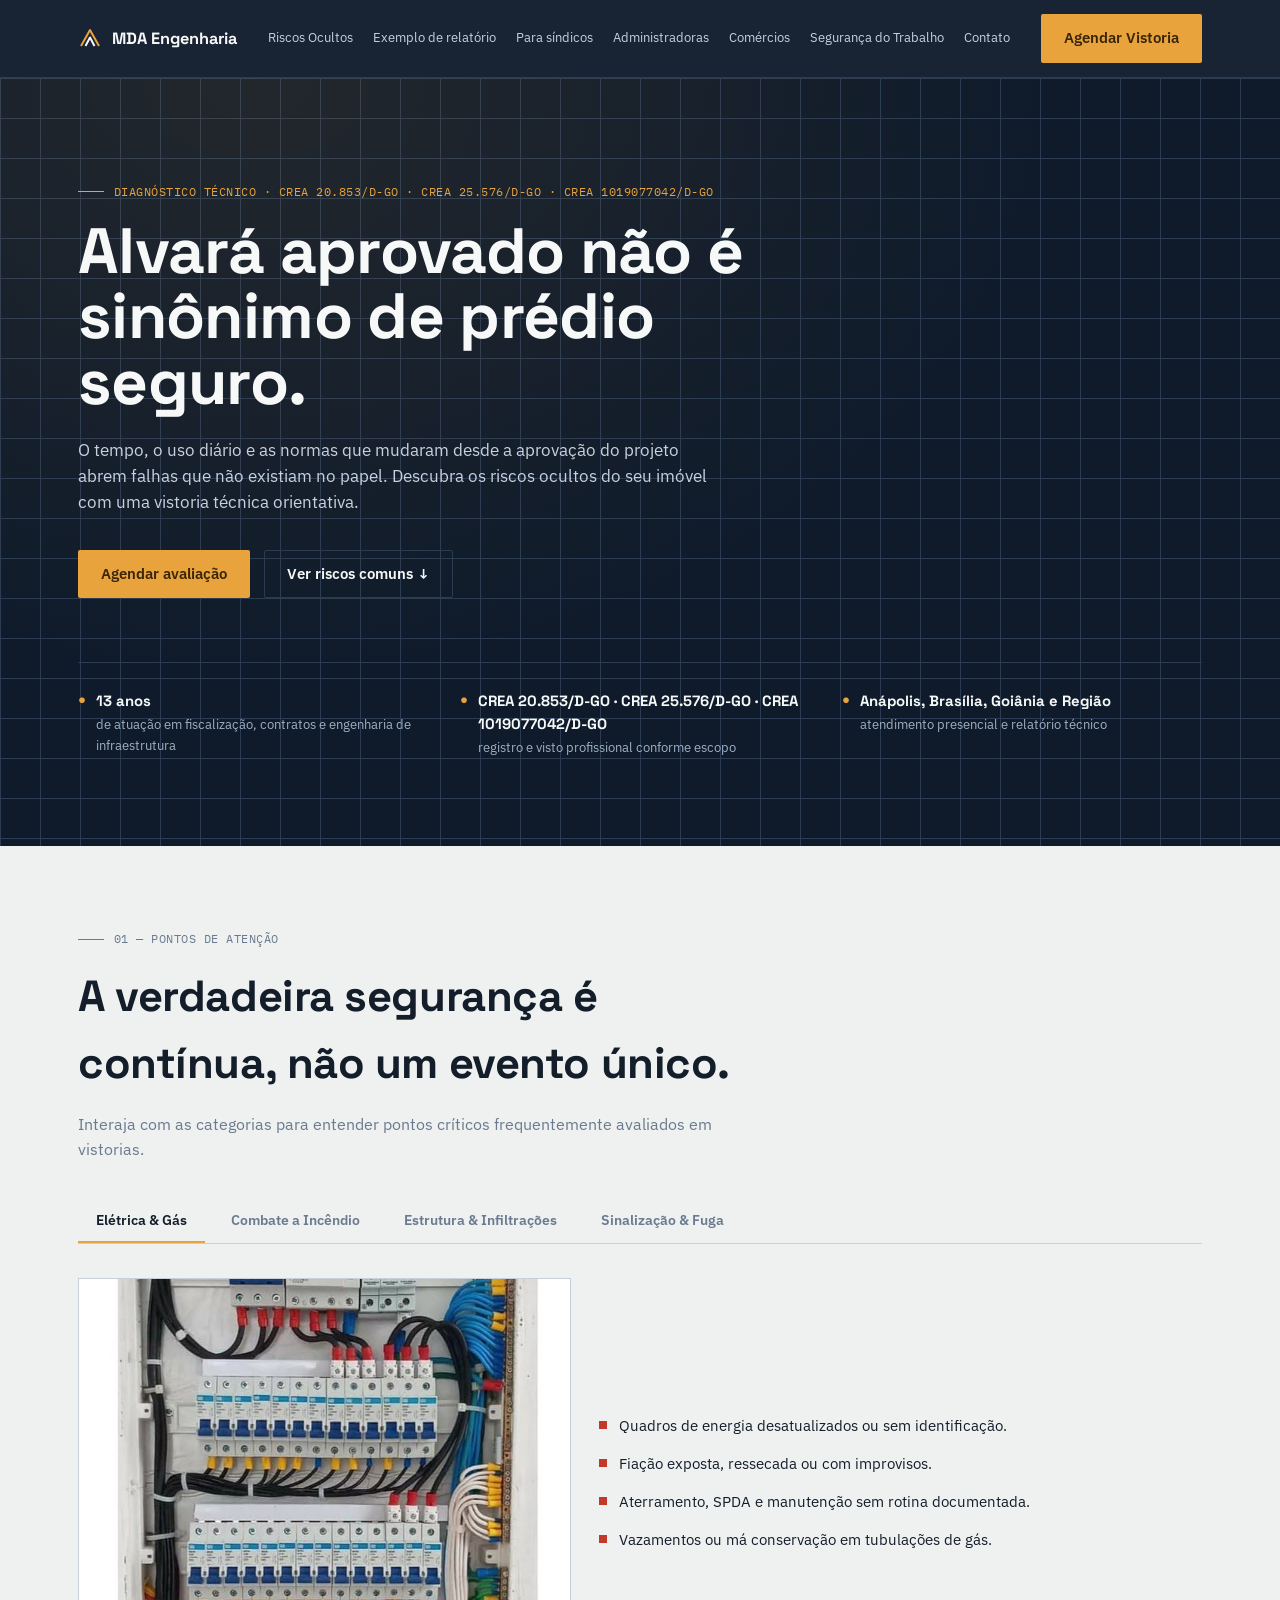
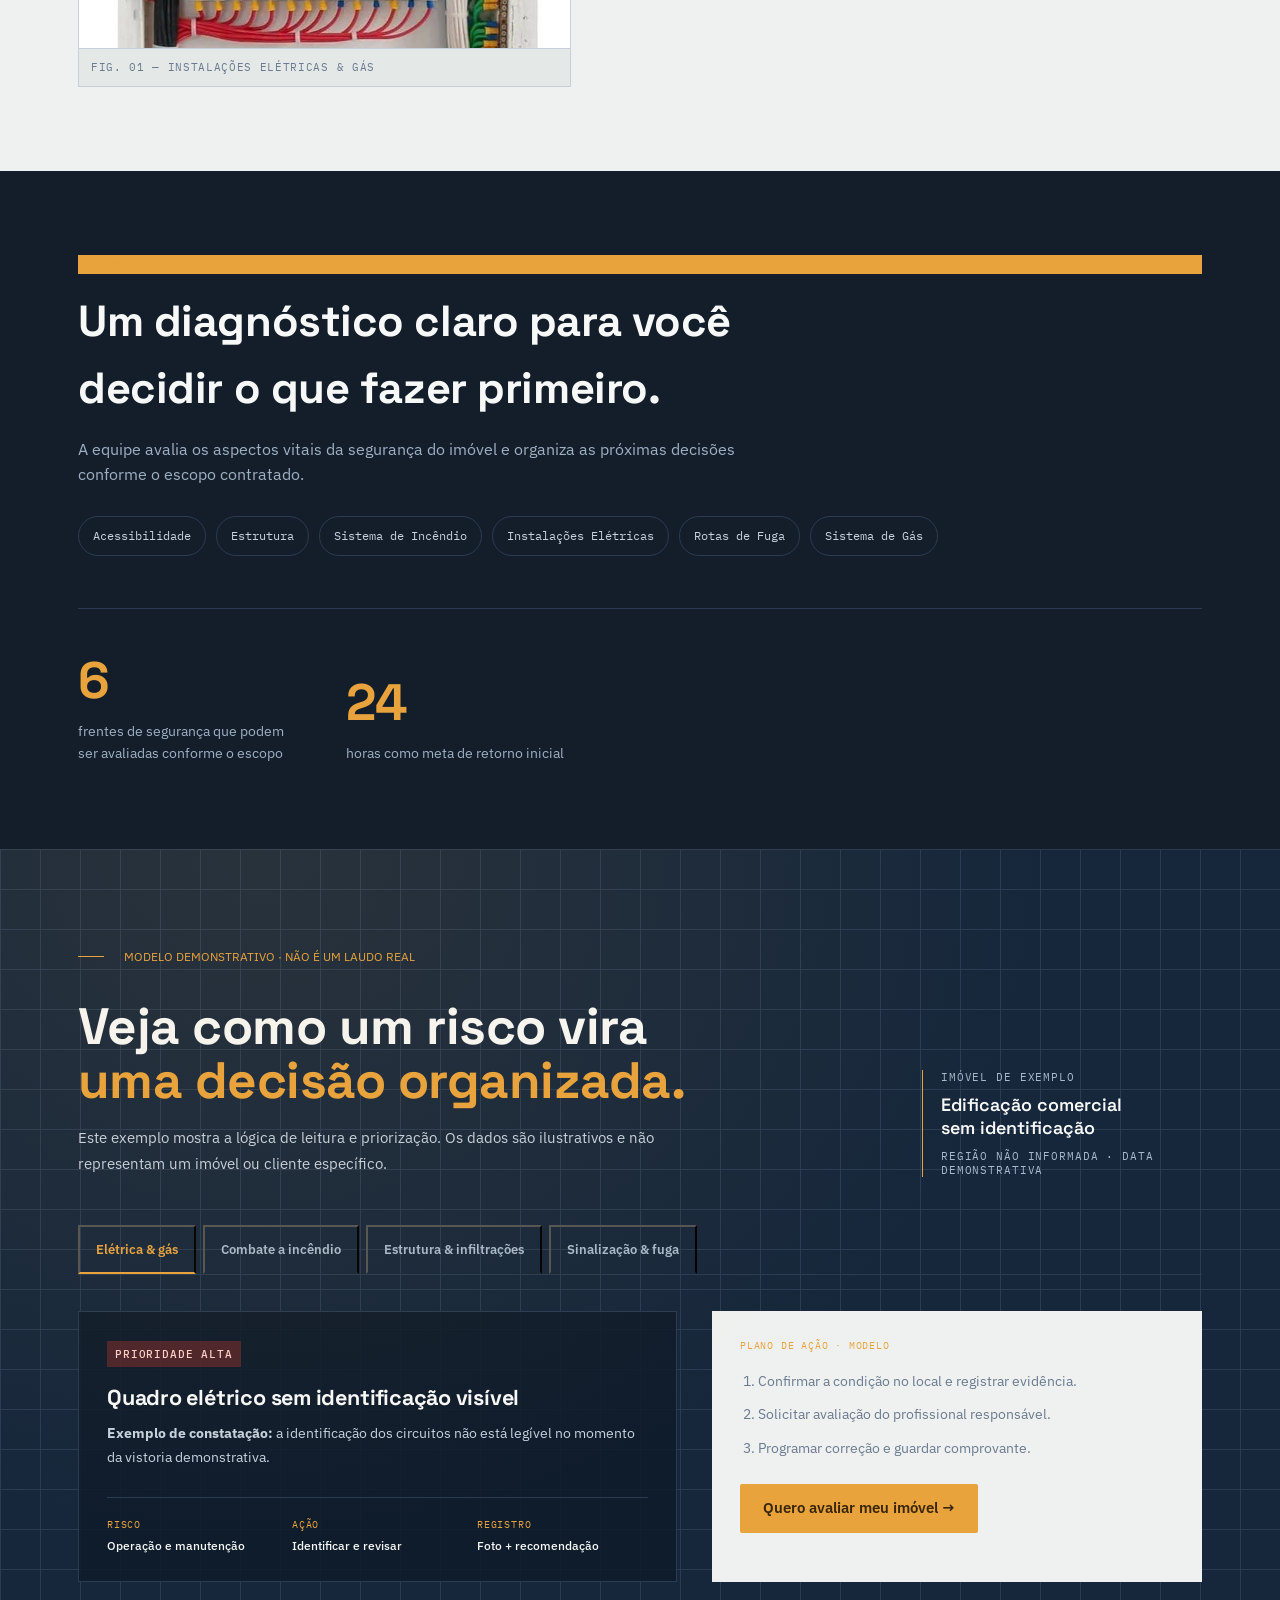
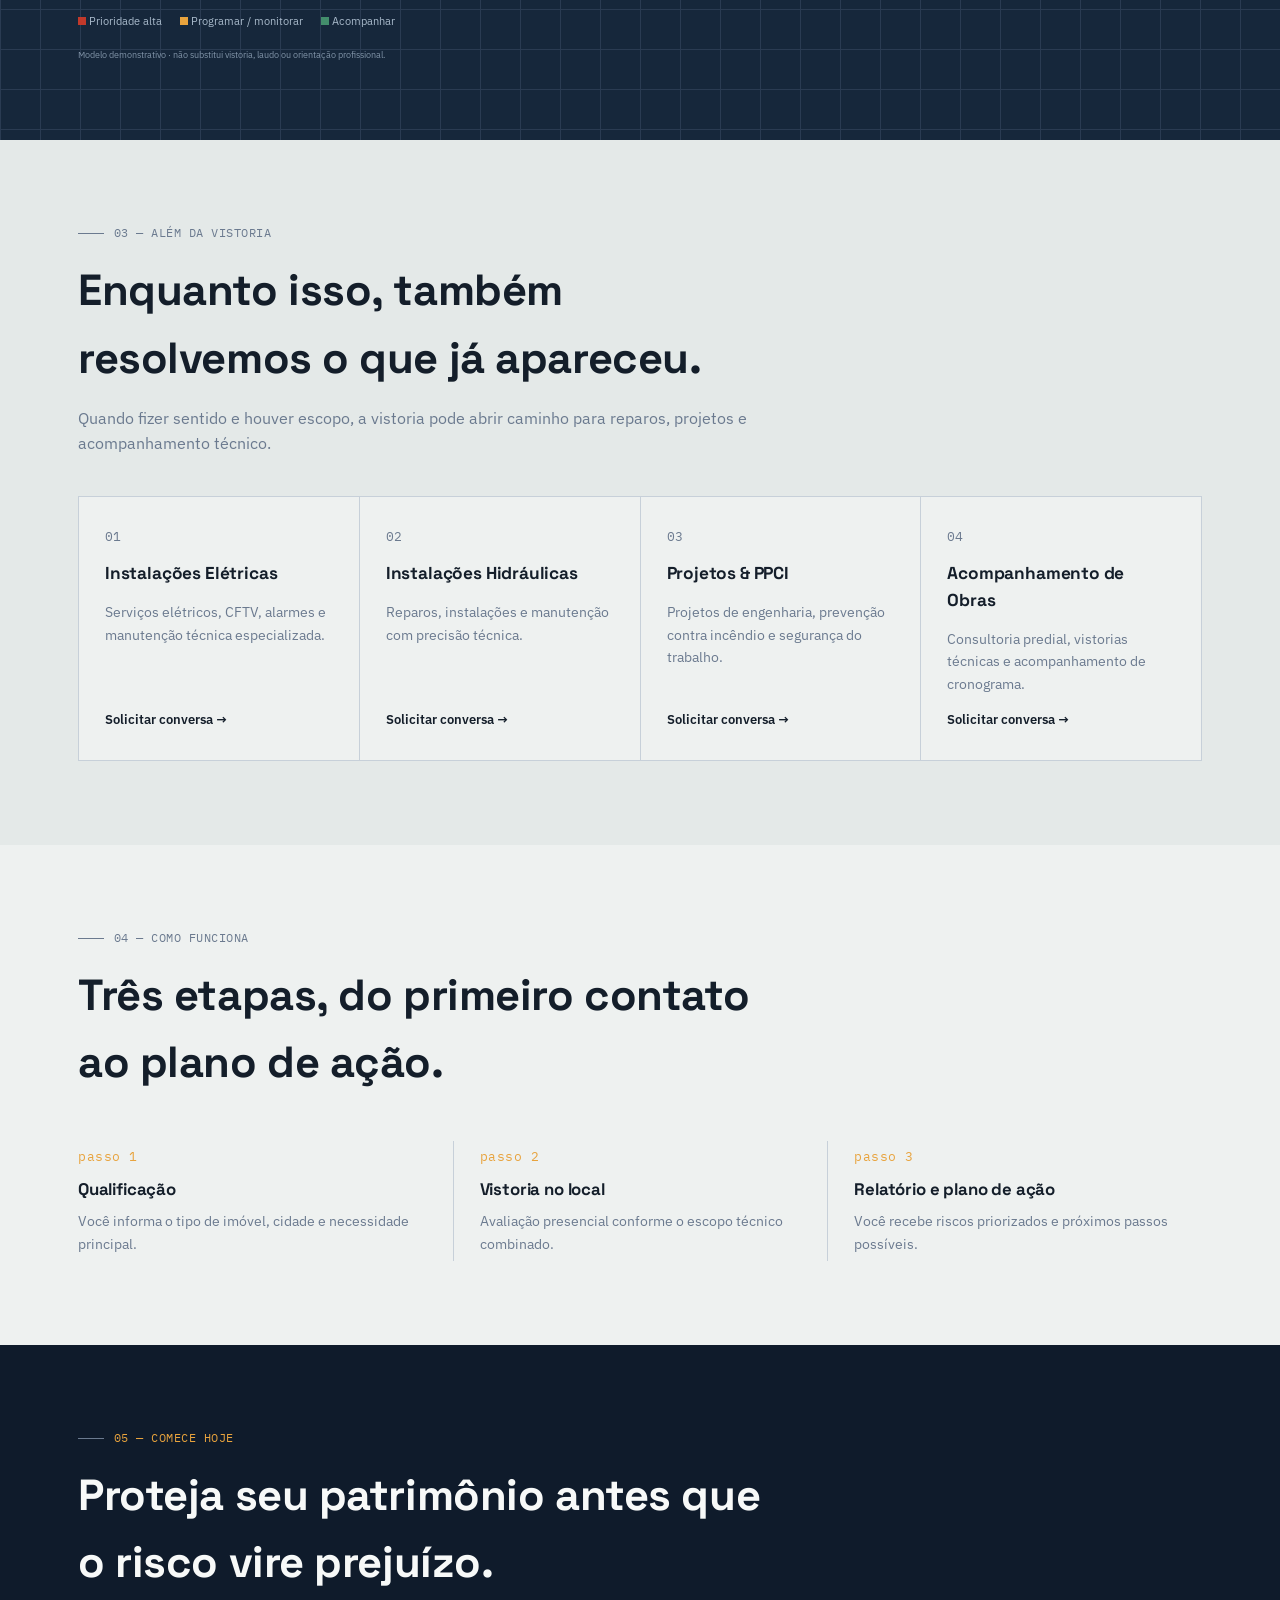
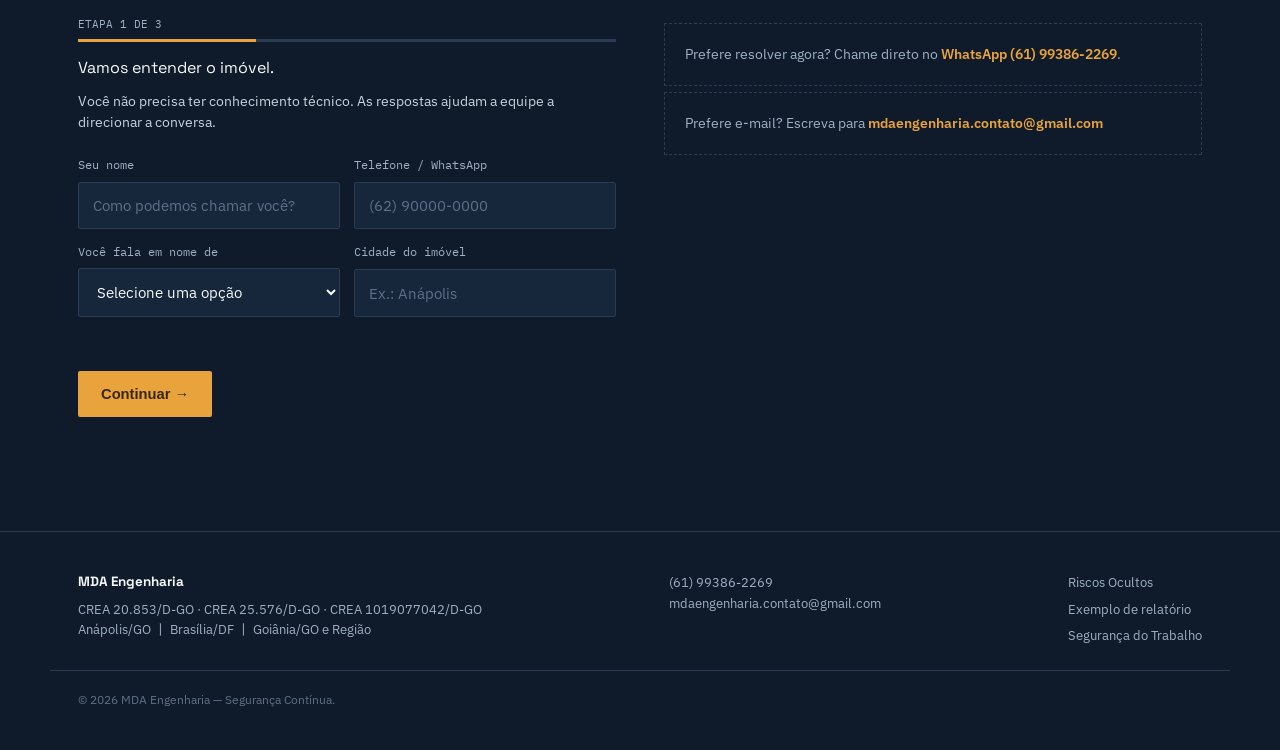
<file: index.html>
<!doctype html><html lang="pt-BR"><head><meta charset="UTF-8">
<meta name="viewport" content="width=device-width, initial-scale=1.0">
<meta name="robots" content="index, follow">
<meta property="og:type" content="website">
<meta name="theme-color" content="#0F1B2B">
<link rel="preconnect" href="https://fonts.googleapis.com">
<link rel="preconnect" href="https://fonts.gstatic.com" crossorigin>
<link href="https://fonts.googleapis.com/css2?family=Space+Grotesk:wght@500;600;700&family=IBM+Plex+Sans:wght@400;500;600&family=IBM+Plex+Mono:wght@400;500&display=swap" rel="stylesheet">
<link rel="stylesheet" href="styles.css"><title>MDA Engenharia | Diagnóstico de Segurança Predial e Manutenção</title><meta name="description" content="Vistoria técnica de segurança predial em Anápolis, Brasília, Goiânia e Região. Elétrica, hidráulica, PPCI e acompanhamento de obras."></head><body><header><div class="nav wrap"><a class="brand" href="index.html" aria-label="MDA Engenharia — página inicial"><svg class="mark" viewBox="0 0 24 24" fill="none" aria-hidden="true"><path d="M3 20L12 4L21 20" stroke="#E8A33D" stroke-width="2" stroke-linejoin="round"/><path d="M7.5 20L12 11.5L16.5 20" stroke="#F7F9F8" stroke-width="2" stroke-linejoin="round"/></svg>MDA Engenharia</a><button class="menu-toggle" type="button" aria-expanded="false" aria-controls="main-nav">Menu</button><nav id="main-nav" class="navlinks" aria-label="Navegação principal"><a href="index.html#riscos">Riscos Ocultos</a><a href="index.html#relatorio">Exemplo de relatório</a><a href="sindicos.html">Para síndicos</a><a href="administradoras.html">Administradoras</a><a href="comercios.html">Comércios</a><a href="seguranca-do-trabalho.html">Segurança do Trabalho</a><a href="index.html#contato">Contato</a></nav><a href="index.html#contato" class="btn btn-accent navcta">Agendar Vistoria</a></div></header><main><section class="hero blueprint"><div class="wrap"><div class="eyebrow mono">DIAGNÓSTICO TÉCNICO · CREA 20.853/D-GO · CREA 25.576/D-GO · CREA 1019077042/D-GO</div><h1 class="hero-title">Alvará aprovado não é sinônimo de prédio seguro.</h1><p class="hero-sub">O tempo, o uso diário e as normas que mudaram desde a aprovação do projeto abrem falhas que não existiam no papel. Descubra os riscos ocultos do seu imóvel com uma vistoria técnica orientativa.</p><div class="hero-ctas"><a href="#contato" class="btn btn-accent">Agendar avaliação</a><a href="#riscos" class="btn btn-ghost">Ver riscos comuns ↓</a></div><div class="trust-strip"><div class="trust-item"><span class="trust-dot">●</span><span><b>13 anos</b>de atuação em fiscalização, contratos e engenharia de infraestrutura</span></div><div class="trust-item"><span class="trust-dot">●</span><span><b>CREA 20.853/D-GO · CREA 25.576/D-GO · CREA 1019077042/D-GO</b>registro e visto profissional conforme escopo</span></div><div class="trust-item"><span class="trust-dot">●</span><span><b>Anápolis, Brasília, Goiânia e Região</b>atendimento presencial e relatório técnico</span></div></div></div></section><section class="riscos" id="riscos"><div class="wrap"><div class="sec-label mono">01 — Pontos de Atenção</div><h2 class="sec-title">A verdadeira segurança é contínua, não um evento único.</h2><p class="sec-desc">Interaja com as categorias para entender pontos críticos frequentemente avaliados em vistorias.</p><div class="tabbar" role="tablist"><button class="tabbtn active" data-tab="eletrica">Elétrica &amp; Gás</button><button class="tabbtn" data-tab="incendio">Combate a Incêndio</button><button class="tabbtn" data-tab="estrutura">Estrutura &amp; Infiltrações</button><button class="tabbtn" data-tab="sinalizacao">Sinalização &amp; Fuga</button></div><div class="tabpanel active" data-panel="eletrica"><figure class="risco-media"><img class="risco-img" src="imagens/eletrica.jpg" alt="Ilustração de quadro de instalações elétricas"><figcaption class="mono">FIG. 01 — INSTALAÇÕES ELÉTRICAS &amp; GÁS</figcaption></figure><ul class="risco-list"><li>Quadros de energia desatualizados ou sem identificação.</li><li>Fiação exposta, ressecada ou com improvisos.</li><li>Aterramento, SPDA e manutenção sem rotina documentada.</li><li>Vazamentos ou má conservação em tubulações de gás.</li></ul></div><div class="tabpanel" data-panel="incendio"><figure class="risco-media"><img class="risco-img" src="imagens/incendio.jpg" alt="Ilustração de equipamento de combate a incêndio"><figcaption class="mono">FIG. 02 — COMBATE A INCÊNDIO</figcaption></figure><ul class="risco-list"><li>Extintores vencidos, obstruídos ou fora do local.</li><li>Hidrantes e mangueiras sem teste periódico.</li><li>Alarmes e detectores sem testes registrados.</li><li>Portas corta-fogo travadas ou sem vedação.</li></ul></div><div class="tabpanel" data-panel="estrutura"><figure class="risco-media"><img class="risco-img" src="imagens/estrutura.jpg" alt="Ilustração de fissura e infiltração"><figcaption class="mono">FIG. 03 — ESTRUTURA &amp; INFILTRAÇÕES</figcaption></figure><ul class="risco-list"><li>Fissuras, trincas ou deformações que precisam de contexto.</li><li>Infiltrações recorrentes e sinais de umidade.</li><li>Intervenções sem registro ou diagnóstico documentado.</li><li>Manutenção reativa em vez de calendário preventivo.</li></ul></div><div class="tabpanel" data-panel="sinalizacao"><figure class="risco-media"><img class="risco-img" src="imagens/sinalizacao.jpg" alt="Ilustração de sinalização e rota de fuga"><figcaption class="mono">FIG. 04 — SINALIZAÇÃO &amp; FUGA</figcaption></figure><ul class="risco-list"><li>Rotas obstruídas ou pouco intuitivas.</li><li>Sinalização sem visibilidade adequada no uso real.</li><li>Iluminação de emergência sem verificação periódica.</li><li>Ausência de rotina de orientação para ocupantes.</li></ul></div></div></section><section class="solucao" id="solucao"><div class="wrap"><div class="sec-label mono">02 — Nossa Solução</div><h2 class="sec-title">Um diagnóstico claro para você decidir o que fazer primeiro.</h2><p class="sec-desc" style="color:#9fb0c4">A equipe avalia os aspectos vitais da segurança do imóvel e organiza as próximas decisões conforme o escopo contratado.</p><div class="chips"><span class="chip">Acessibilidade</span><span class="chip">Estrutura</span><span class="chip">Sistema de Incêndio</span><span class="chip">Instalações Elétricas</span><span class="chip">Rotas de Fuga</span><span class="chip">Sistema de Gás</span></div><div class="counter-row"><div><div class="counter" data-target="6">6</div><div class="counter-label">frentes de segurança que podem ser avaliadas conforme o escopo</div></div><div><div class="counter" data-target="24">24</div><div class="counter-label">horas como meta de retorno inicial</div></div></div></div></section><section id="relatorio" class="report-demo blueprint"><div class="wrap"><div class="report-demo-head"><div><div class="eyebrow"><span></span> MODELO DEMONSTRATIVO · NÃO É UM LAUDO REAL</div><h2>Veja como um risco vira<br><em>uma decisão organizada.</em></h2><p class="report-demo-lead">Este exemplo mostra a lógica de leitura e priorização. Os dados são ilustrativos e não representam um imóvel ou cliente específico.</p></div><div class="report-demo-meta"><span>IMÓVEL DE EXEMPLO</span><strong>Edificação comercial<br>sem identificação</strong><small>Região não informada · data demonstrativa</small></div></div><div class="report-demo-tabs" role="tablist" aria-label="Categorias do relatório"><button type="button" role="tab" aria-selected="true" data-report-tab="eletrica">Elétrica & gás</button><button type="button" role="tab" aria-selected="false" data-report-tab="incendio">Combate a incêndio</button><button type="button" role="tab" aria-selected="false" data-report-tab="estrutura">Estrutura & infiltrações</button><button type="button" role="tab" aria-selected="false" data-report-tab="fuga">Sinalização & fuga</button></div><div class="report-demo-panel" role="tabpanel" data-report-panel="eletrica"><div class="report-summary"><span class="severity severity-high">PRIORIDADE ALTA</span><h3>Quadro elétrico sem identificação visível</h3><p><strong>Exemplo de constatação:</strong> a identificação dos circuitos não está legível no momento da vistoria demonstrativa.</p><div class="report-summary-grid"><div><span>Risco</span><strong>Operação e manutenção</strong></div><div><span>Ação</span><strong>Identificar e revisar</strong></div><div><span>Registro</span><strong>Foto + recomendação</strong></div></div></div><div class="report-action-box"><span>PLANO DE AÇÃO · MODELO</span><ol><li>Confirmar a condição no local e registrar evidência.</li><li>Solicitar avaliação do profissional responsável.</li><li>Programar correção e guardar comprovante.</li></ol><a href="#contato" class="btn btn-accent">Quero avaliar meu imóvel →</a></div></div><div class="report-demo-panel" role="tabpanel" hidden data-report-panel="incendio"><div class="report-summary"><span class="severity severity-medium">PROGRAMAR</span><h3>Sinalização de equipamento precisa ser revisada</h3><p><strong>Exemplo de constatação:</strong> a orientação visual não é imediatamente perceptível para um usuário não familiarizado com o local.</p><div class="report-summary-grid"><div><span>Risco</span><strong>Resposta e orientação</strong></div><div><span>Ação</span><strong>Revisar sinalização</strong></div><div><span>Registro</span><strong>Mapa + recomendação</strong></div></div></div><div class="report-action-box"><span>PLANO DE AÇÃO · MODELO</span><ol><li>Mapear equipamentos e rotas de acesso.</li><li>Verificar aderência ao projeto e ao uso atual.</li><li>Atualizar orientação com responsável habilitado.</li></ol><a href="#contato" class="btn btn-accent">Quero avaliar meu imóvel →</a></div></div><div class="report-demo-panel" role="tabpanel" hidden data-report-panel="estrutura"><div class="report-summary"><span class="severity severity-medium">MONITORAR</span><h3>Mancha de umidade exige investigação de origem</h3><p><strong>Exemplo de constatação:</strong> uma alteração visual isolada não determina, sozinha, a causa ou a gravidade.</p><div class="report-summary-grid"><div><span>Risco</span><strong>Conservação predial</strong></div><div><span>Ação</span><strong>Investigar origem</strong></div><div><span>Registro</span><strong>Foto + localização</strong></div></div></div><div class="report-action-box"><span>PLANO DE AÇÃO · MODELO</span><ol><li>Registrar localização, extensão e condições.</li><li>Investigar origem com escopo apropriado.</li><li>Definir reparo após diagnóstico.</li></ol><a href="#contato" class="btn btn-accent">Quero avaliar meu imóvel →</a></div></div><div class="report-demo-panel" role="tabpanel" hidden data-report-panel="fuga"><div class="report-summary"><span class="severity severity-low">ACOMPANHAR</span><h3>Rota de fuga precisa de leitura no contexto do uso</h3><p><strong>Exemplo de constatação:</strong> uma rota pode estar livre em um momento e sofrer obstrução em outro.</p><div class="report-summary-grid"><div><span>Risco</span><strong>Circulação segura</strong></div><div><span>Ação</span><strong>Orientar e acompanhar</strong></div><div><span>Registro</span><strong>Planta + checklist</strong></div></div></div><div class="report-action-box"><span>PLANO DE AÇÃO · MODELO</span><ol><li>Observar a rota em condições reais.</li><li>Registrar obstruções e responsáveis.</li><li>Incluir verificação na rotina predial.</li></ol><a href="#contato" class="btn btn-accent">Quero avaliar meu imóvel →</a></div></div><div class="report-demo-foot"><span><i class="severity-dot high"></i> Prioridade alta</span><span><i class="severity-dot medium"></i> Programar / monitorar</span><span><i class="severity-dot low"></i> Acompanhar</span><small>Modelo demonstrativo · não substitui vistoria, laudo ou orientação profissional.</small></div></div></section><section class="servicos" id="servicos"><div class="wrap"><div class="sec-label mono">03 — Além da Vistoria</div><h2 class="sec-title">Enquanto isso, também resolvemos o que já apareceu.</h2><p class="sec-desc">Quando fizer sentido e houver escopo, a vistoria pode abrir caminho para reparos, projetos e acompanhamento técnico.</p><div class="grid4"><div class="svcard"><div class="num">01</div><h3>Instalações Elétricas</h3><p>Serviços elétricos, CFTV, alarmes e manutenção técnica especializada.</p><a href="#contato">Solicitar conversa →</a></div><div class="svcard"><div class="num">02</div><h3>Instalações Hidráulicas</h3><p>Reparos, instalações e manutenção com precisão técnica.</p><a href="#contato">Solicitar conversa →</a></div><div class="svcard"><div class="num">03</div><h3>Projetos &amp; PPCI</h3><p>Projetos de engenharia, prevenção contra incêndio e segurança do trabalho.</p><a href="#contato">Solicitar conversa →</a></div><div class="svcard"><div class="num">04</div><h3>Acompanhamento de Obras</h3><p>Consultoria predial, vistorias técnicas e acompanhamento de cronograma.</p><a href="#contato">Solicitar conversa →</a></div></div></div></section><section class="processo"><div class="wrap"><div class="sec-label mono">04 — Como Funciona</div><h2 class="sec-title">Três etapas, do primeiro contato ao plano de ação.</h2><div class="steps"><div class="step"><div class="n mono">passo 1</div><h3>Qualificação</h3><p>Você informa o tipo de imóvel, cidade e necessidade principal.</p></div><div class="step"><div class="n mono">passo 2</div><h3>Vistoria no local</h3><p>Avaliação presencial conforme o escopo técnico combinado.</p></div><div class="step"><div class="n mono">passo 3</div><h3>Relatório e plano de ação</h3><p>Você recebe riscos priorizados e próximos passos possíveis.</p></div></div></div></section><section class="cta-final" id="contato"><div class="wrap"><div class="sec-label mono" style="color:var(--accent)">05 — Comece Hoje</div><h2 class="sec-title">Proteja seu patrimônio antes que o risco vire prejuízo.</h2><div class="cta-grid"><form id="lead-qualification-form" class="lead-form" data-endpoint="https://formspree.io/f/moeqjzrk" novalidate><input type="hidden" name="source_page"><input type="hidden" name="utm_source"><input type="hidden" name="utm_medium"><input type="hidden" name="utm_campaign"><div class="form-progress"><span id="form-progress-label">Etapa 1 de 3</span><i><b id="form-progress-bar"></b></i></div><fieldset data-form-step="1"><legend style="color:var(--white);font-family:'Space Grotesk'">Vamos entender o imóvel.</legend><p class="form-intro">Você não precisa ter conhecimento técnico. As respostas ajudam a equipe a direcionar a conversa.</p><div class="form-grid"><label>Seu nome<input name="name" type="text" autocomplete="name" placeholder="Como podemos chamar você?" required></label><label>Telefone / WhatsApp<input name="phone" type="tel" autocomplete="tel" placeholder="(62) 90000-0000" required></label><label>Você fala em nome de<select name="profile" required><option value="">Selecione uma opção</option><option value="sindico">Condomínio / síndico</option><option value="administradora">Administradora</option><option value="comercio">Comércio ou empresa</option><option value="outro">Outro tipo de imóvel</option></select></label><label>Cidade do imóvel<input name="city" type="text" autocomplete="address-level2" placeholder="Ex.: Anápolis" required></label></div><button type="button" class="btn btn-accent form-next">Continuar →</button></fieldset><fieldset data-form-step="2" hidden><legend style="color:var(--white);font-family:'Space Grotesk'">Qual é a necessidade principal?</legend><p class="form-intro">Selecione o que melhor descreve a situação.</p><div class="choice-grid"><label class="choice"><input type="radio" name="need" value="vistoria-inicial" required><span><b>Vistoria inicial</b><small>Identificar riscos e prioridades.</small></span></label><label class="choice"><input type="radio" name="need" value="laudo-relatorio"><span><b>Laudo ou relatório</b><small>Documentar uma condição.</small></span></label><label class="choice"><input type="radio" name="need" value="incendio-ppci"><span><b>Incêndio / PPCI</b><small>Revisar prevenção e combate.</small></span></label><label class="choice"><input type="radio" name="need" value="eletrica-gas"><span><b>Elétrica ou gás</b><small>Revisar instalações e sinais.</small></span></label><label class="choice"><input type="radio" name="need" value="estrutura-infiltracao"><span><b>Estrutura / infiltração</b><small>Investigar sinais no imóvel.</small></span></label><label class="choice"><input type="radio" name="need" value="manutencao"><span><b>Manutenção</b><small>Organizar correções e continuidade.</small></span></label></div><label style="margin-top:18px">Conte um pouco mais, se quiser<textarea name="context" rows="4" placeholder="Descreva o que aconteceu e se existe alguma urgência percebida."></textarea></label><div class="form-nav"><button type="button" class="btn btn-outline-dark form-back">← Voltar</button><button type="button" class="btn btn-accent form-next">Continuar →</button></div></fieldset><fieldset data-form-step="3" hidden><legend style="color:var(--white);font-family:'Space Grotesk'">Qual é o melhor próximo passo?</legend><p class="form-intro">Vamos registrar sua preferência para a equipe responder objetivamente.</p><div class="form-grid"><label>Prazo desejado<select name="timing" required><option value="">Selecione</option><option value="entender-agora">Quero entender agora</option><option value="proximas-semanas">Próximas semanas</option><option value="proximo-mes">Próximo mês</option><option value="sem-prazo">Ainda pesquisando</option></select></label><label>Melhor canal<select name="preferred_channel" required><option value="">Selecione</option><option value="whatsapp">WhatsApp</option><option value="telefone">Ligação</option><option value="email">E-mail</option></select></label><label>E-mail (opcional)<input name="email" type="email" autocomplete="email" placeholder="voce@email.com"></label></div><label style="display:flex;grid-template-columns:auto 1fr;align-items:flex-start;gap:9px;margin-top:18px;color:#9fb0c4"><input name="consent" type="checkbox" required style="width:auto;margin-top:4px"><span>Autorizo o contato para tratar esta solicitação.</span></label><div class="form-nav"><button type="button" class="btn btn-outline-dark form-back">← Voltar</button><button type="submit" class="btn btn-accent">Enviar e falar com a equipe →</button></div></fieldset><p id="lead-form-status" class="form-status" role="status" aria-live="polite"></p></form><div><div class="whatsapp-inline">Prefere resolver agora? Chame direto no <a href="https://wa.me/5561993862269?text=Ol%C3%A1%2C%20quero%20agendar%20uma%20avalia%C3%A7%C3%A3o%20t%C3%A9cnica.">WhatsApp (61) 99386-2269</a>.</div><div class="whatsapp-inline">Prefere e-mail? Escreva para <a href="mailto:mdaengenharia.contato@gmail.com">mdaengenharia.contato@gmail.com</a></div></div></div></div></section></main><footer><div class="wrap footgrid"><div><div class="footbrand">MDA Engenharia</div><div style="margin-top:6px">CREA 20.853/D-GO · CREA 25.576/D-GO · CREA 1019077042/D-GO</div><div>Anápolis/GO 〡 Brasília/DF 〡 Goiânia/GO e Região</div></div><div><div>(61) 99386-2269</div><div>mdaengenharia.contato@gmail.com</div></div><div><a href="index.html#riscos">Riscos Ocultos</a><br><a href="index.html#relatorio" style="display:inline-block;margin-top:6px">Exemplo de relatório</a><br><a href="seguranca-do-trabalho.html" style="display:inline-block;margin-top:6px">Segurança do Trabalho</a></div></div><div class="wrap" style="margin-top:24px;padding-top:20px;border-top:1px solid var(--line-dark);font-size:.76rem;color:#5E7089">© 2026 MDA Engenharia — Segurança Contínua.</div></footer><script src="script.js?v=20260903-2" defer></script></body></html>
</file>
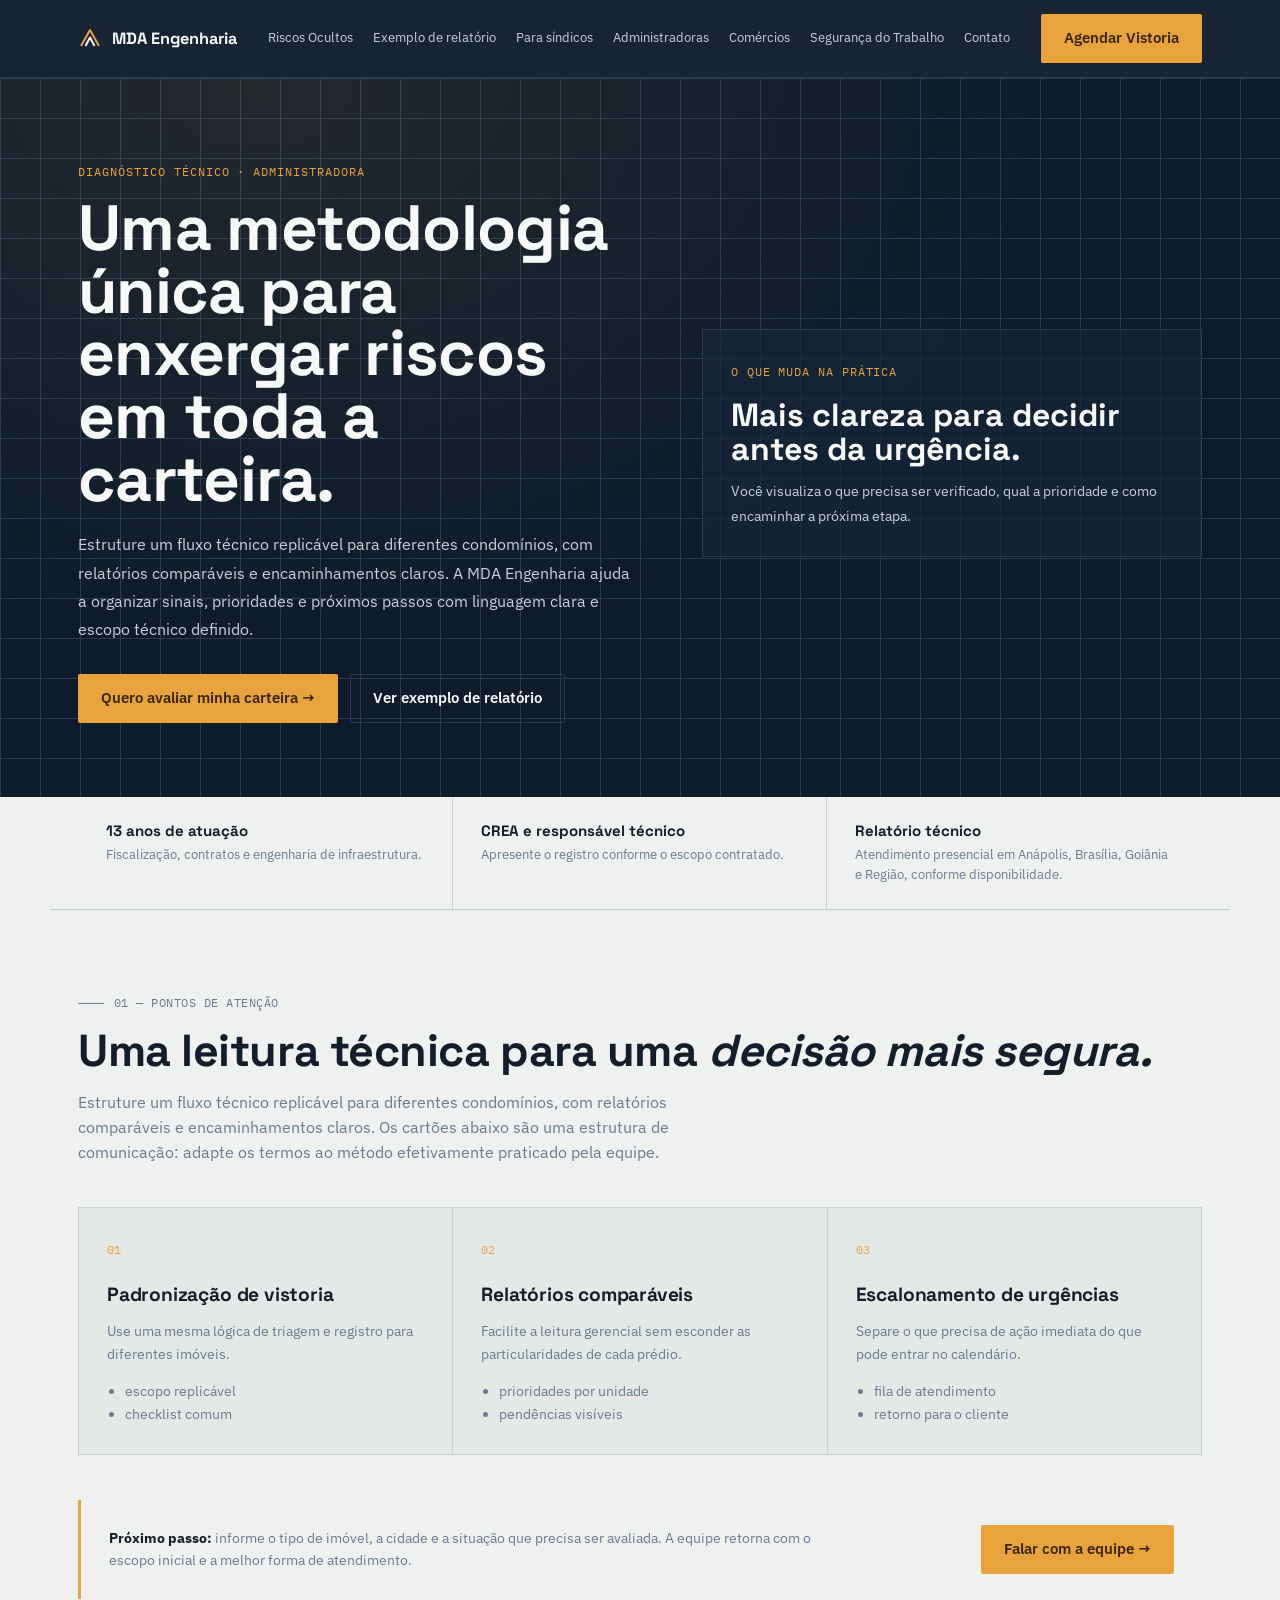
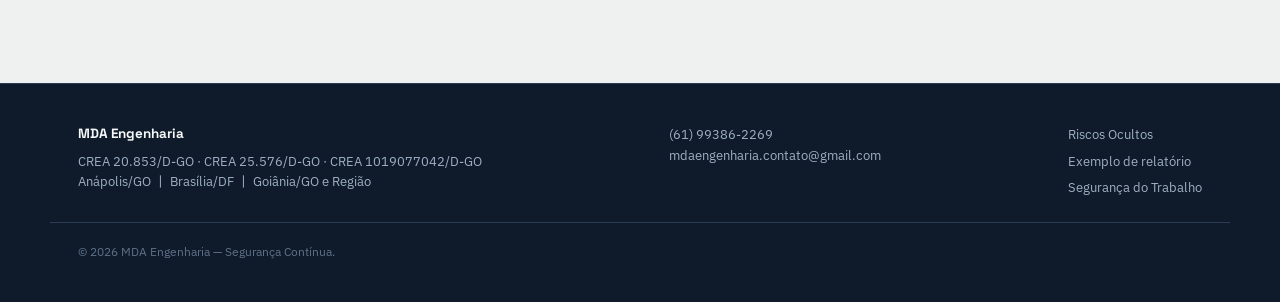
<file: administradoras.html>
<!doctype html><html lang="pt-BR"><head><meta charset="UTF-8">
<meta name="viewport" content="width=device-width, initial-scale=1.0">
<meta name="robots" content="index, follow">
<meta property="og:type" content="website">
<meta name="theme-color" content="#0F1B2B">
<link rel="preconnect" href="https://fonts.googleapis.com">
<link rel="preconnect" href="https://fonts.gstatic.com" crossorigin>
<link href="https://fonts.googleapis.com/css2?family=Space+Grotesk:wght@500;600;700&family=IBM+Plex+Sans:wght@400;500;600&family=IBM+Plex+Mono:wght@400;500&display=swap" rel="stylesheet">
<link rel="stylesheet" href="styles.css"><title>Engenharia para administradoras | MDA Engenharia</title><meta name="description" content="Estruture um fluxo técnico replicável para diferentes condomínios, com relatórios comparáveis e encaminhamentos claros. Atendimento técnico em Anápolis, Brasília, Goiânia e Região."><link rel="canonical" href="https://davicm00.github.io/Vistorias/administradoras.html"></head><body class="segment-page"><header><div class="nav wrap"><a class="brand" href="index.html" aria-label="MDA Engenharia — página inicial"><svg class="mark" viewBox="0 0 24 24" fill="none" aria-hidden="true"><path d="M3 20L12 4L21 20" stroke="#E8A33D" stroke-width="2" stroke-linejoin="round"/><path d="M7.5 20L12 11.5L16.5 20" stroke="#F7F9F8" stroke-width="2" stroke-linejoin="round"/></svg>MDA Engenharia</a><button class="menu-toggle" type="button" aria-expanded="false" aria-controls="main-nav">Menu</button><nav id="main-nav" class="navlinks" aria-label="Navegação principal"><a href="index.html#riscos">Riscos Ocultos</a><a href="index.html#relatorio">Exemplo de relatório</a><a href="sindicos.html">Para síndicos</a><a href="administradoras.html">Administradoras</a><a href="comercios.html">Comércios</a><a href="seguranca-do-trabalho.html">Segurança do Trabalho</a><a href="index.html#contato">Contato</a></nav><a href="index.html#contato" class="btn btn-accent navcta">Agendar Vistoria</a></div></header><main><section class="segment-hero blueprint"><div class="wrap"><div><div class="segment-eyebrow">DIAGNÓSTICO TÉCNICO · ADMINISTRADORA</div><h1>Uma metodologia única para enxergar riscos em toda a carteira.</h1><p>Estruture um fluxo técnico replicável para diferentes condomínios, com relatórios comparáveis e encaminhamentos claros. A MDA Engenharia ajuda a organizar sinais, prioridades e próximos passos com linguagem clara e escopo técnico definido.</p><div class="segment-actions"><a class="btn btn-accent" href="index.html?perfil=administradora#contato">Quero avaliar minha carteira →</a><a class="btn btn-ghost" href="index.html#relatorio">Ver exemplo de relatório</a></div></div><aside class="segment-slab"><span class="slab-label">O que muda na prática</span><strong>Mais clareza para decidir antes da urgência.</strong><p>Você visualiza o que precisa ser verificado, qual a prioridade e como encaminhar a próxima etapa.</p></aside></div></section><section class="segment-proof wrap" aria-label="Credenciais técnicas"><div><b>13 anos de atuação</b><span>Fiscalização, contratos e engenharia de infraestrutura.</span></div><div><b>CREA e responsável técnico</b><span>Apresente o registro conforme o escopo contratado.</span></div><div><b>Relatório técnico</b><span>Atendimento presencial em Anápolis, Brasília, Goiânia e Região, conforme disponibilidade.</span></div></section><section class="segment-content"><div class="wrap"><div class="sec-label mono">01 — PONTOS DE ATENÇÃO</div><h2>Uma leitura técnica para uma <em>decisão mais segura.</em></h2><p class="lead">Estruture um fluxo técnico replicável para diferentes condomínios, com relatórios comparáveis e encaminhamentos claros. Os cartões abaixo são uma estrutura de comunicação: adapte os termos ao método efetivamente praticado pela equipe.</p><div class="segment-grid"><article class="segment-card"><span class="num">01</span><h3>Padronização de vistoria</h3><p>Use uma mesma lógica de triagem e registro para diferentes imóveis.</p><ul><li>escopo replicável</li><li>checklist comum</li></ul></article><article class="segment-card"><span class="num">02</span><h3>Relatórios comparáveis</h3><p>Facilite a leitura gerencial sem esconder as particularidades de cada prédio.</p><ul><li>prioridades por unidade</li><li>pendências visíveis</li></ul></article><article class="segment-card"><span class="num">03</span><h3>Escalonamento de urgências</h3><p>Separe o que precisa de ação imediata do que pode entrar no calendário.</p><ul><li>fila de atendimento</li><li>retorno para o cliente</li></ul></article></div><div class="segment-next"><p><strong>Próximo passo:</strong> informe o tipo de imóvel, a cidade e a situação que precisa ser avaliada. A equipe retorna com o escopo inicial e a melhor forma de atendimento.</p><a class="btn btn-accent" href="index.html?perfil=administradora#contato">Falar com a equipe →</a></div></div></section></main><footer><div class="wrap footgrid"><div><div class="footbrand">MDA Engenharia</div><div style="margin-top:6px">CREA 20.853/D-GO · CREA 25.576/D-GO · CREA 1019077042/D-GO</div><div>Anápolis/GO 〡 Brasília/DF 〡 Goiânia/GO e Região</div></div><div><div>(61) 99386-2269</div><div>mdaengenharia.contato@gmail.com</div></div><div><a href="index.html#riscos">Riscos Ocultos</a><br><a href="index.html#relatorio" style="display:inline-block;margin-top:6px">Exemplo de relatório</a><br><a href="seguranca-do-trabalho.html" style="display:inline-block;margin-top:6px">Segurança do Trabalho</a></div></div><div class="wrap" style="margin-top:24px;padding-top:20px;border-top:1px solid var(--line-dark);font-size:.76rem;color:#5E7089">© 2026 MDA Engenharia — Segurança Contínua.</div></footer><script src="script.js" defer></script></body></html>
</file>
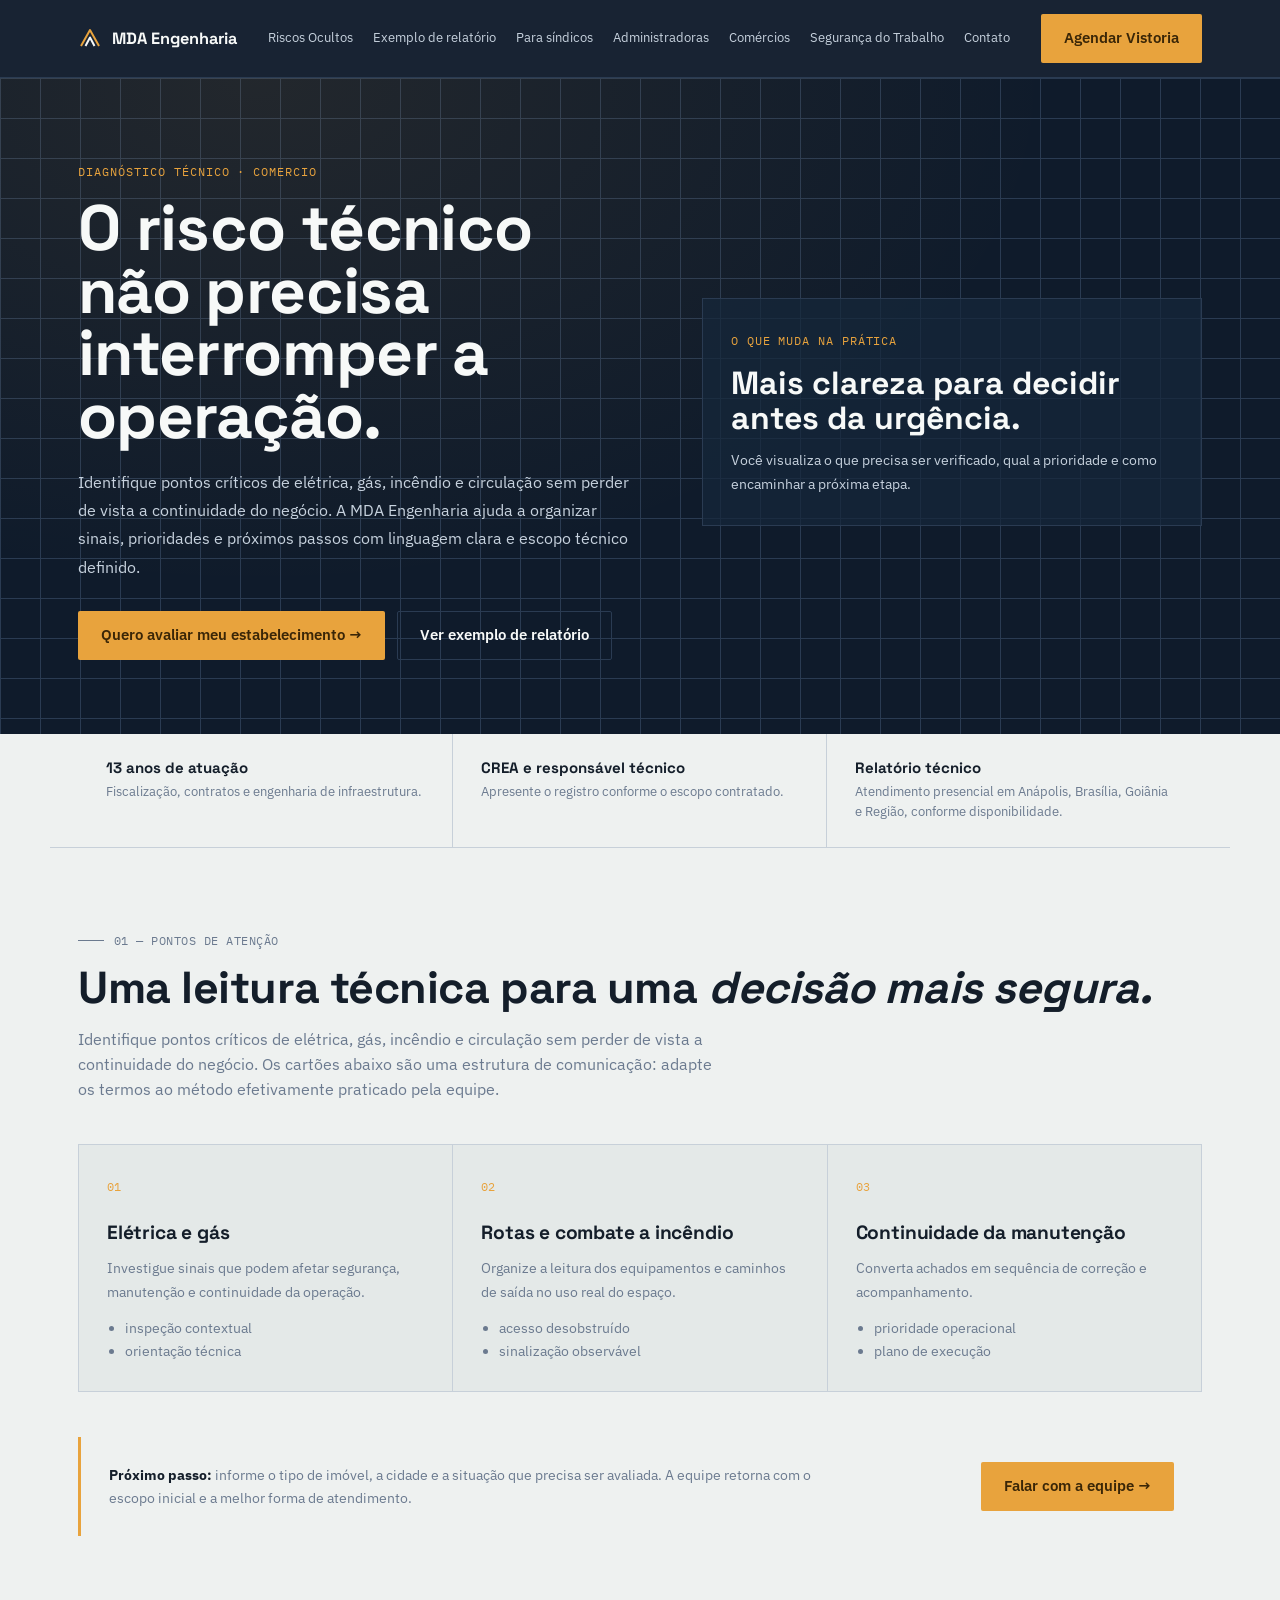
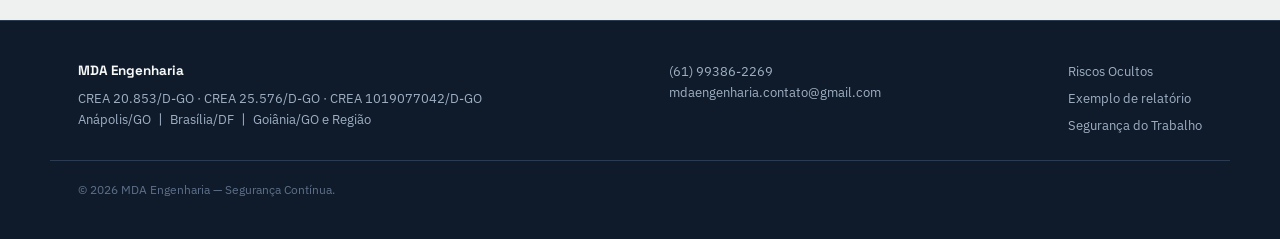
<file: comercios.html>
<!doctype html><html lang="pt-BR"><head><meta charset="UTF-8">
<meta name="viewport" content="width=device-width, initial-scale=1.0">
<meta name="robots" content="index, follow">
<meta property="og:type" content="website">
<meta name="theme-color" content="#0F1B2B">
<link rel="preconnect" href="https://fonts.googleapis.com">
<link rel="preconnect" href="https://fonts.gstatic.com" crossorigin>
<link href="https://fonts.googleapis.com/css2?family=Space+Grotesk:wght@500;600;700&family=IBM+Plex+Sans:wght@400;500;600&family=IBM+Plex+Mono:wght@400;500&display=swap" rel="stylesheet">
<link rel="stylesheet" href="styles.css"><title>Segurança para comércios | MDA Engenharia</title><meta name="description" content="Identifique pontos críticos de elétrica, gás, incêndio e circulação sem perder de vista a continuidade do negócio. Atendimento técnico em Anápolis, Brasília, Goiânia e Região."><link rel="canonical" href="https://davicm00.github.io/Vistorias/comercios.html"></head><body class="segment-page"><header><div class="nav wrap"><a class="brand" href="index.html" aria-label="MDA Engenharia — página inicial"><svg class="mark" viewBox="0 0 24 24" fill="none" aria-hidden="true"><path d="M3 20L12 4L21 20" stroke="#E8A33D" stroke-width="2" stroke-linejoin="round"/><path d="M7.5 20L12 11.5L16.5 20" stroke="#F7F9F8" stroke-width="2" stroke-linejoin="round"/></svg>MDA Engenharia</a><button class="menu-toggle" type="button" aria-expanded="false" aria-controls="main-nav">Menu</button><nav id="main-nav" class="navlinks" aria-label="Navegação principal"><a href="index.html#riscos">Riscos Ocultos</a><a href="index.html#relatorio">Exemplo de relatório</a><a href="sindicos.html">Para síndicos</a><a href="administradoras.html">Administradoras</a><a href="comercios.html">Comércios</a><a href="seguranca-do-trabalho.html">Segurança do Trabalho</a><a href="index.html#contato">Contato</a></nav><a href="index.html#contato" class="btn btn-accent navcta">Agendar Vistoria</a></div></header><main><section class="segment-hero blueprint"><div class="wrap"><div><div class="segment-eyebrow">DIAGNÓSTICO TÉCNICO · COMERCIO</div><h1>O risco técnico não precisa interromper a operação.</h1><p>Identifique pontos críticos de elétrica, gás, incêndio e circulação sem perder de vista a continuidade do negócio. A MDA Engenharia ajuda a organizar sinais, prioridades e próximos passos com linguagem clara e escopo técnico definido.</p><div class="segment-actions"><a class="btn btn-accent" href="index.html?perfil=comercio#contato">Quero avaliar meu estabelecimento →</a><a class="btn btn-ghost" href="index.html#relatorio">Ver exemplo de relatório</a></div></div><aside class="segment-slab"><span class="slab-label">O que muda na prática</span><strong>Mais clareza para decidir antes da urgência.</strong><p>Você visualiza o que precisa ser verificado, qual a prioridade e como encaminhar a próxima etapa.</p></aside></div></section><section class="segment-proof wrap" aria-label="Credenciais técnicas"><div><b>13 anos de atuação</b><span>Fiscalização, contratos e engenharia de infraestrutura.</span></div><div><b>CREA e responsável técnico</b><span>Apresente o registro conforme o escopo contratado.</span></div><div><b>Relatório técnico</b><span>Atendimento presencial em Anápolis, Brasília, Goiânia e Região, conforme disponibilidade.</span></div></section><section class="segment-content"><div class="wrap"><div class="sec-label mono">01 — PONTOS DE ATENÇÃO</div><h2>Uma leitura técnica para uma <em>decisão mais segura.</em></h2><p class="lead">Identifique pontos críticos de elétrica, gás, incêndio e circulação sem perder de vista a continuidade do negócio. Os cartões abaixo são uma estrutura de comunicação: adapte os termos ao método efetivamente praticado pela equipe.</p><div class="segment-grid"><article class="segment-card"><span class="num">01</span><h3>Elétrica e gás</h3><p>Investigue sinais que podem afetar segurança, manutenção e continuidade da operação.</p><ul><li>inspeção contextual</li><li>orientação técnica</li></ul></article><article class="segment-card"><span class="num">02</span><h3>Rotas e combate a incêndio</h3><p>Organize a leitura dos equipamentos e caminhos de saída no uso real do espaço.</p><ul><li>acesso desobstruído</li><li>sinalização observável</li></ul></article><article class="segment-card"><span class="num">03</span><h3>Continuidade da manutenção</h3><p>Converta achados em sequência de correção e acompanhamento.</p><ul><li>prioridade operacional</li><li>plano de execução</li></ul></article></div><div class="segment-next"><p><strong>Próximo passo:</strong> informe o tipo de imóvel, a cidade e a situação que precisa ser avaliada. A equipe retorna com o escopo inicial e a melhor forma de atendimento.</p><a class="btn btn-accent" href="index.html?perfil=comercio#contato">Falar com a equipe →</a></div></div></section></main><footer><div class="wrap footgrid"><div><div class="footbrand">MDA Engenharia</div><div style="margin-top:6px">CREA 20.853/D-GO · CREA 25.576/D-GO · CREA 1019077042/D-GO</div><div>Anápolis/GO 〡 Brasília/DF 〡 Goiânia/GO e Região</div></div><div><div>(61) 99386-2269</div><div>mdaengenharia.contato@gmail.com</div></div><div><a href="index.html#riscos">Riscos Ocultos</a><br><a href="index.html#relatorio" style="display:inline-block;margin-top:6px">Exemplo de relatório</a><br><a href="seguranca-do-trabalho.html" style="display:inline-block;margin-top:6px">Segurança do Trabalho</a></div></div><div class="wrap" style="margin-top:24px;padding-top:20px;border-top:1px solid var(--line-dark);font-size:.76rem;color:#5E7089">© 2026 MDA Engenharia — Segurança Contínua.</div></footer><script src="script.js" defer></script></body></html>
</file>
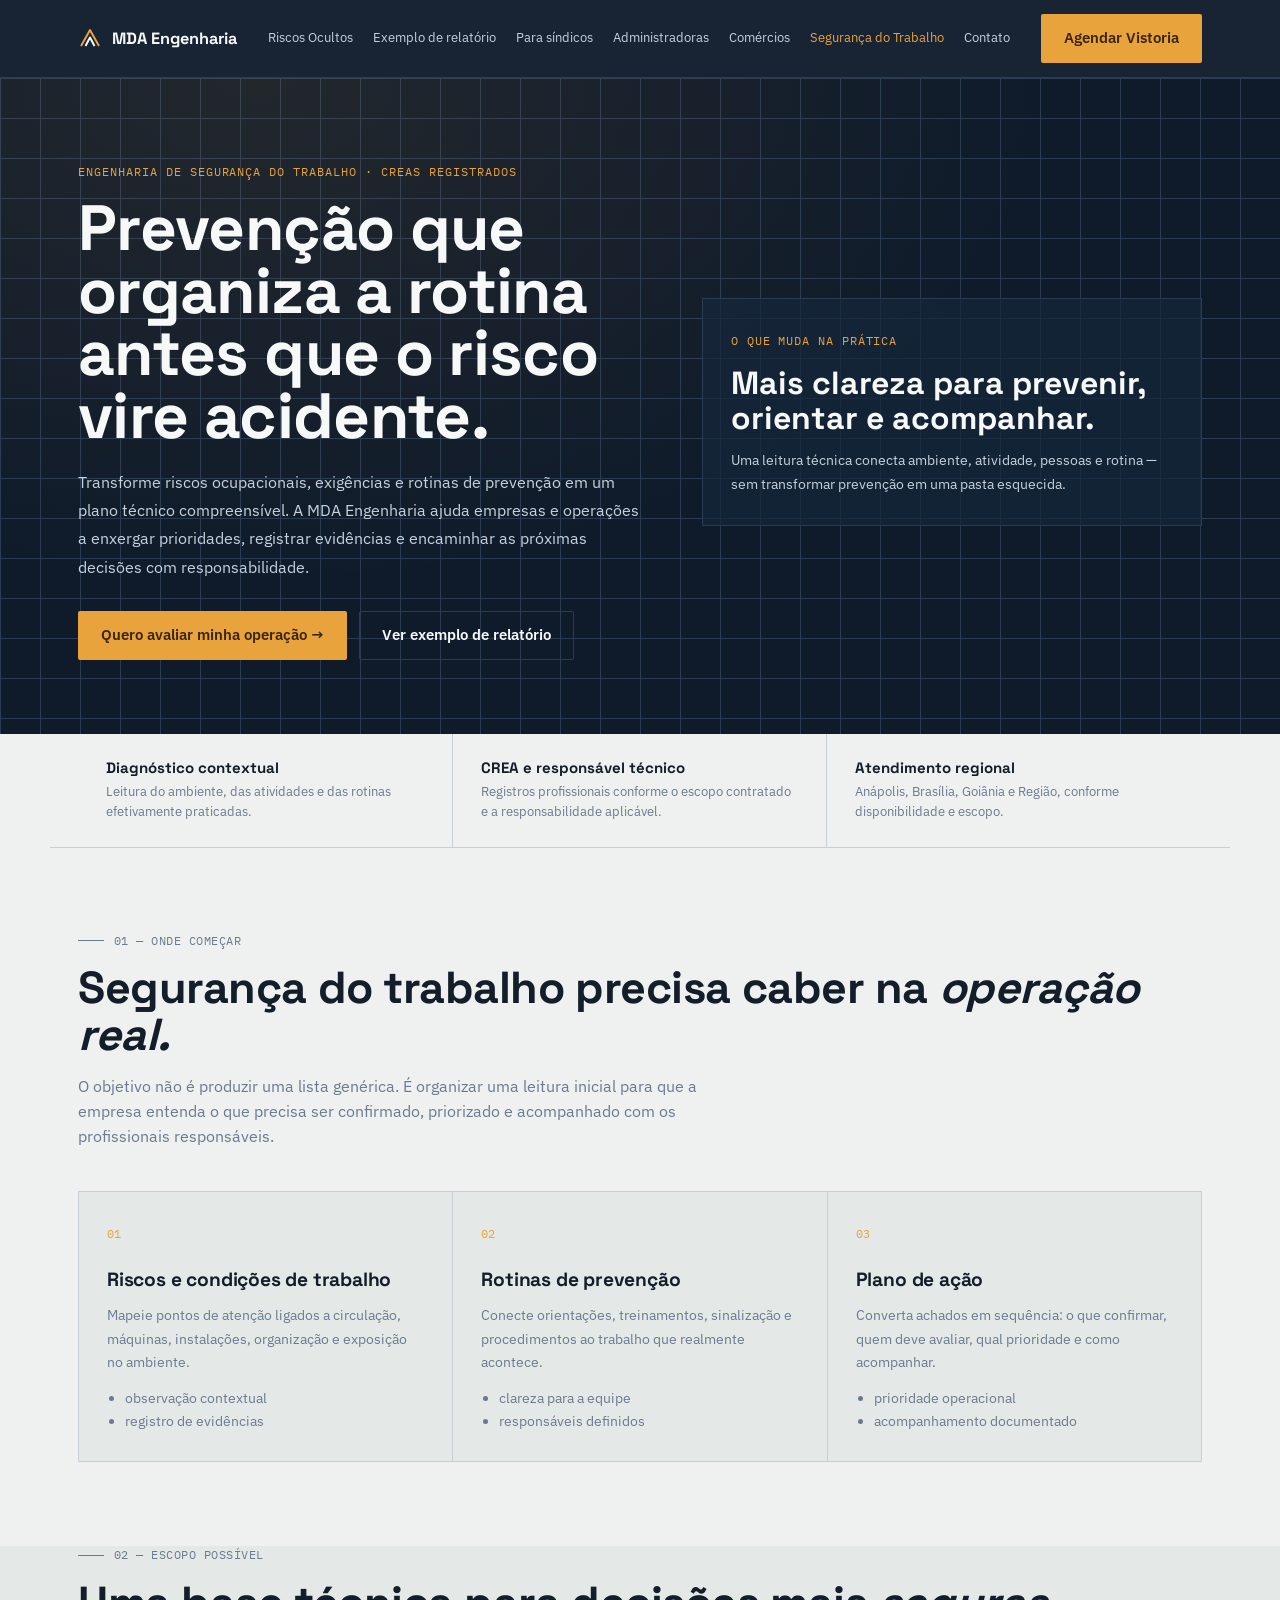
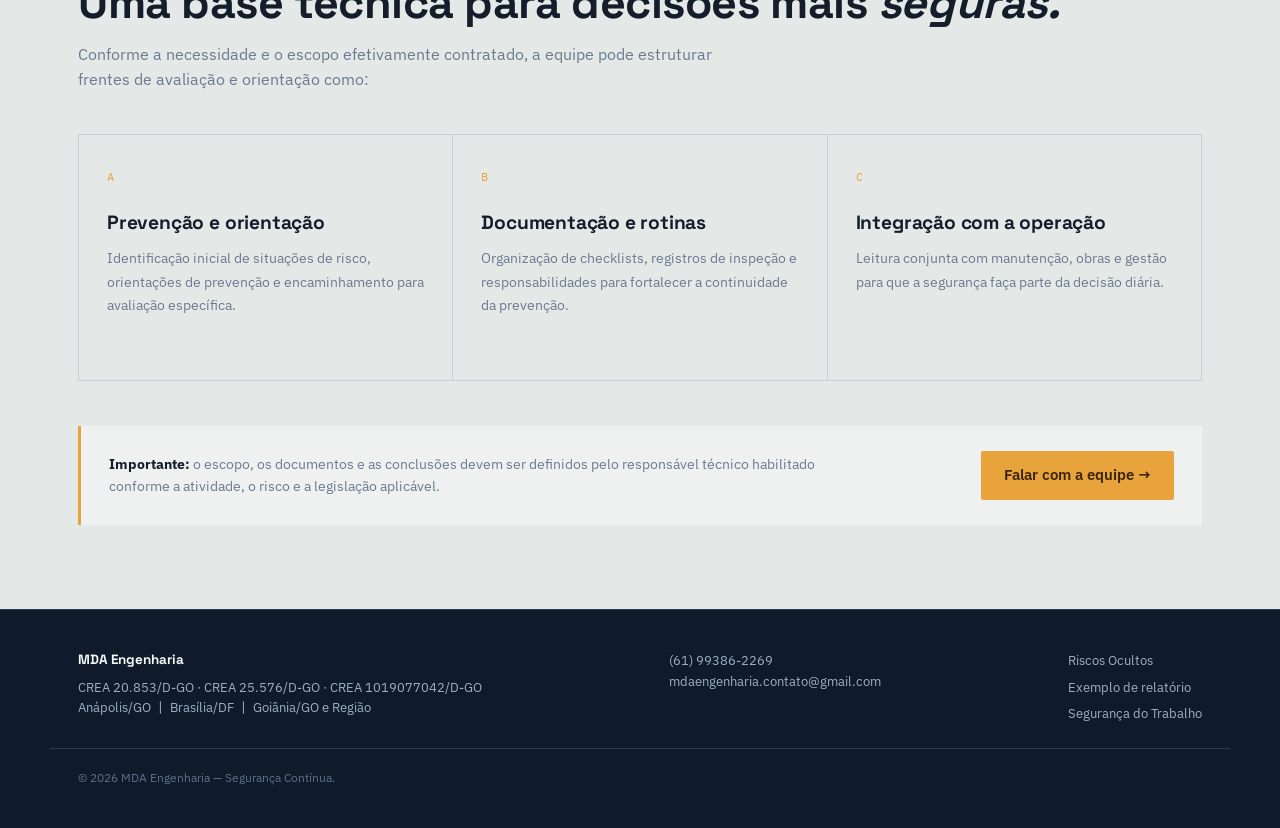
<file: seguranca-do-trabalho.html>
<!doctype html>
<html lang="pt-BR">
<head>
<meta charset="utf-8"><meta name="viewport" content="width=device-width,initial-scale=1">
<title>MDA Engenharia | Segurança do Trabalho</title>
<meta name="description" content="Serviços de engenharia de segurança do trabalho para organizar riscos, rotinas e decisões técnicas em empresas e operações.">
<link rel="canonical" href="https://davicm00.github.io/Vistorias/seguranca-do-trabalho.html">
<link rel="preconnect" href="https://fonts.googleapis.com"><link rel="preconnect" href="https://fonts.gstatic.com" crossorigin>
<link href="https://fonts.googleapis.com/css2?family=IBM+Plex+Mono:wght@400;500&family=IBM+Plex+Sans:wght@400;500;600;700&family=Space+Grotesk:wght@500;600;700&display=swap" rel="stylesheet">
<link rel="stylesheet" href="styles.css">
</head>
<body class="segment-page">
<header><div class="nav wrap"><a class="brand" href="index.html" aria-label="MDA Engenharia — página inicial"><svg class="mark" viewBox="0 0 24 24" fill="none" aria-hidden="true"><path d="M3 20L12 4L21 20" stroke="#E8A33D" stroke-width="2" stroke-linejoin="round"/><path d="M7.5 20L12 11.5L16.5 20" stroke="#F7F9F8" stroke-width="2" stroke-linejoin="round"/></svg>MDA Engenharia</a><button class="menu-toggle" type="button" aria-expanded="false" aria-controls="main-nav">Menu</button><nav id="main-nav" class="navlinks" aria-label="Navegação principal"><a href="index.html#riscos">Riscos Ocultos</a><a href="index.html#relatorio">Exemplo de relatório</a><a href="sindicos.html">Para síndicos</a><a href="administradoras.html">Administradoras</a><a href="comercios.html">Comércios</a><a href="seguranca-do-trabalho.html" aria-current="page">Segurança do Trabalho</a><a href="index.html#contato">Contato</a></nav><a href="index.html#contato" class="btn btn-accent navcta">Agendar Vistoria</a></div></header>
<main>
<section class="segment-hero blueprint"><div class="wrap"><div><div class="segment-eyebrow">ENGENHARIA DE SEGURANÇA DO TRABALHO · CREAs REGISTRADOS</div><h1>Prevenção que organiza a rotina antes que o risco vire acidente.</h1><p>Transforme riscos ocupacionais, exigências e rotinas de prevenção em um plano técnico compreensível. A MDA Engenharia ajuda empresas e operações a enxergar prioridades, registrar evidências e encaminhar as próximas decisões com responsabilidade.</p><div class="segment-actions"><a class="btn btn-accent" href="index.html?perfil=seguranca-trabalho#contato">Quero avaliar minha operação →</a><a class="btn btn-ghost" href="index.html#relatorio">Ver exemplo de relatório</a></div></div><aside class="segment-slab"><span class="slab-label">O que muda na prática</span><strong>Mais clareza para prevenir, orientar e acompanhar.</strong><p>Uma leitura técnica conecta ambiente, atividade, pessoas e rotina — sem transformar prevenção em uma pasta esquecida.</p></aside></div></section>
<section class="segment-proof wrap" aria-label="Credenciais técnicas"><div><b>Diagnóstico contextual</b><span>Leitura do ambiente, das atividades e das rotinas efetivamente praticadas.</span></div><div><b>CREA e responsável técnico</b><span>Registros profissionais conforme o escopo contratado e a responsabilidade aplicável.</span></div><div><b>Atendimento regional</b><span>Anápolis, Brasília, Goiânia e Região, conforme disponibilidade e escopo.</span></div></section>
<section class="segment-content"><div class="wrap"><div class="sec-label mono">01 — ONDE COMEÇAR</div><h2>Segurança do trabalho precisa caber na <em>operação real.</em></h2><p class="lead">O objetivo não é produzir uma lista genérica. É organizar uma leitura inicial para que a empresa entenda o que precisa ser confirmado, priorizado e acompanhado com os profissionais responsáveis.</p><div class="segment-grid"><article class="segment-card"><span class="num">01</span><h3>Riscos e condições de trabalho</h3><p>Mapeie pontos de atenção ligados a circulação, máquinas, instalações, organização e exposição no ambiente.</p><ul><li>observação contextual</li><li>registro de evidências</li></ul></article><article class="segment-card"><span class="num">02</span><h3>Rotinas de prevenção</h3><p>Conecte orientações, treinamentos, sinalização e procedimentos ao trabalho que realmente acontece.</p><ul><li>clareza para a equipe</li><li>responsáveis definidos</li></ul></article><article class="segment-card"><span class="num">03</span><h3>Plano de ação</h3><p>Converta achados em sequência: o que confirmar, quem deve avaliar, qual prioridade e como acompanhar.</p><ul><li>prioridade operacional</li><li>acompanhamento documentado</li></ul></article></div></div></section>
<section class="segment-content" style="background:var(--paper-2);padding-top:0"><div class="wrap"><div class="sec-label mono">02 — ESCOPO POSSÍVEL</div><h2>Uma base técnica para decisões mais <em>seguras.</em></h2><p class="lead">Conforme a necessidade e o escopo efetivamente contratado, a equipe pode estruturar frentes de avaliação e orientação como:</p><div class="segment-grid"><article class="segment-card"><span class="num">A</span><h3>Prevenção e orientação</h3><p>Identificação inicial de situações de risco, orientações de prevenção e encaminhamento para avaliação específica.</p></article><article class="segment-card"><span class="num">B</span><h3>Documentação e rotinas</h3><p>Organização de checklists, registros de inspeção e responsabilidades para fortalecer a continuidade da prevenção.</p></article><article class="segment-card"><span class="num">C</span><h3>Integração com a operação</h3><p>Leitura conjunta com manutenção, obras e gestão para que a segurança faça parte da decisão diária.</p></article></div><div class="segment-next"><p><strong>Importante:</strong> o escopo, os documentos e as conclusões devem ser definidos pelo responsável técnico habilitado conforme a atividade, o risco e a legislação aplicável.</p><a class="btn btn-accent" href="index.html?perfil=seguranca-trabalho#contato">Falar com a equipe →</a></div></div></section>
</main>
<footer><div class="wrap footgrid"><div><div class="footbrand">MDA Engenharia</div><div style="margin-top:6px">CREA 20.853/D-GO · CREA 25.576/D-GO · CREA 1019077042/D-GO</div><div>Anápolis/GO 〡 Brasília/DF 〡 Goiânia/GO e Região</div></div><div><div>(61) 99386-2269</div><div>mdaengenharia.contato@gmail.com</div></div><div><a href="index.html#riscos">Riscos Ocultos</a><br><a href="index.html#relatorio" style="display:inline-block;margin-top:6px">Exemplo de relatório</a><br><a href="seguranca-do-trabalho.html" style="display:inline-block;margin-top:6px">Segurança do Trabalho</a></div></div><div class="wrap" style="margin-top:24px;padding-top:20px;border-top:1px solid var(--line-dark);font-size:.76rem;color:#5E7089">© 2026 MDA Engenharia — Segurança Contínua.</div></footer>
<script src="script.js" defer></script>
</body></html>
</file>
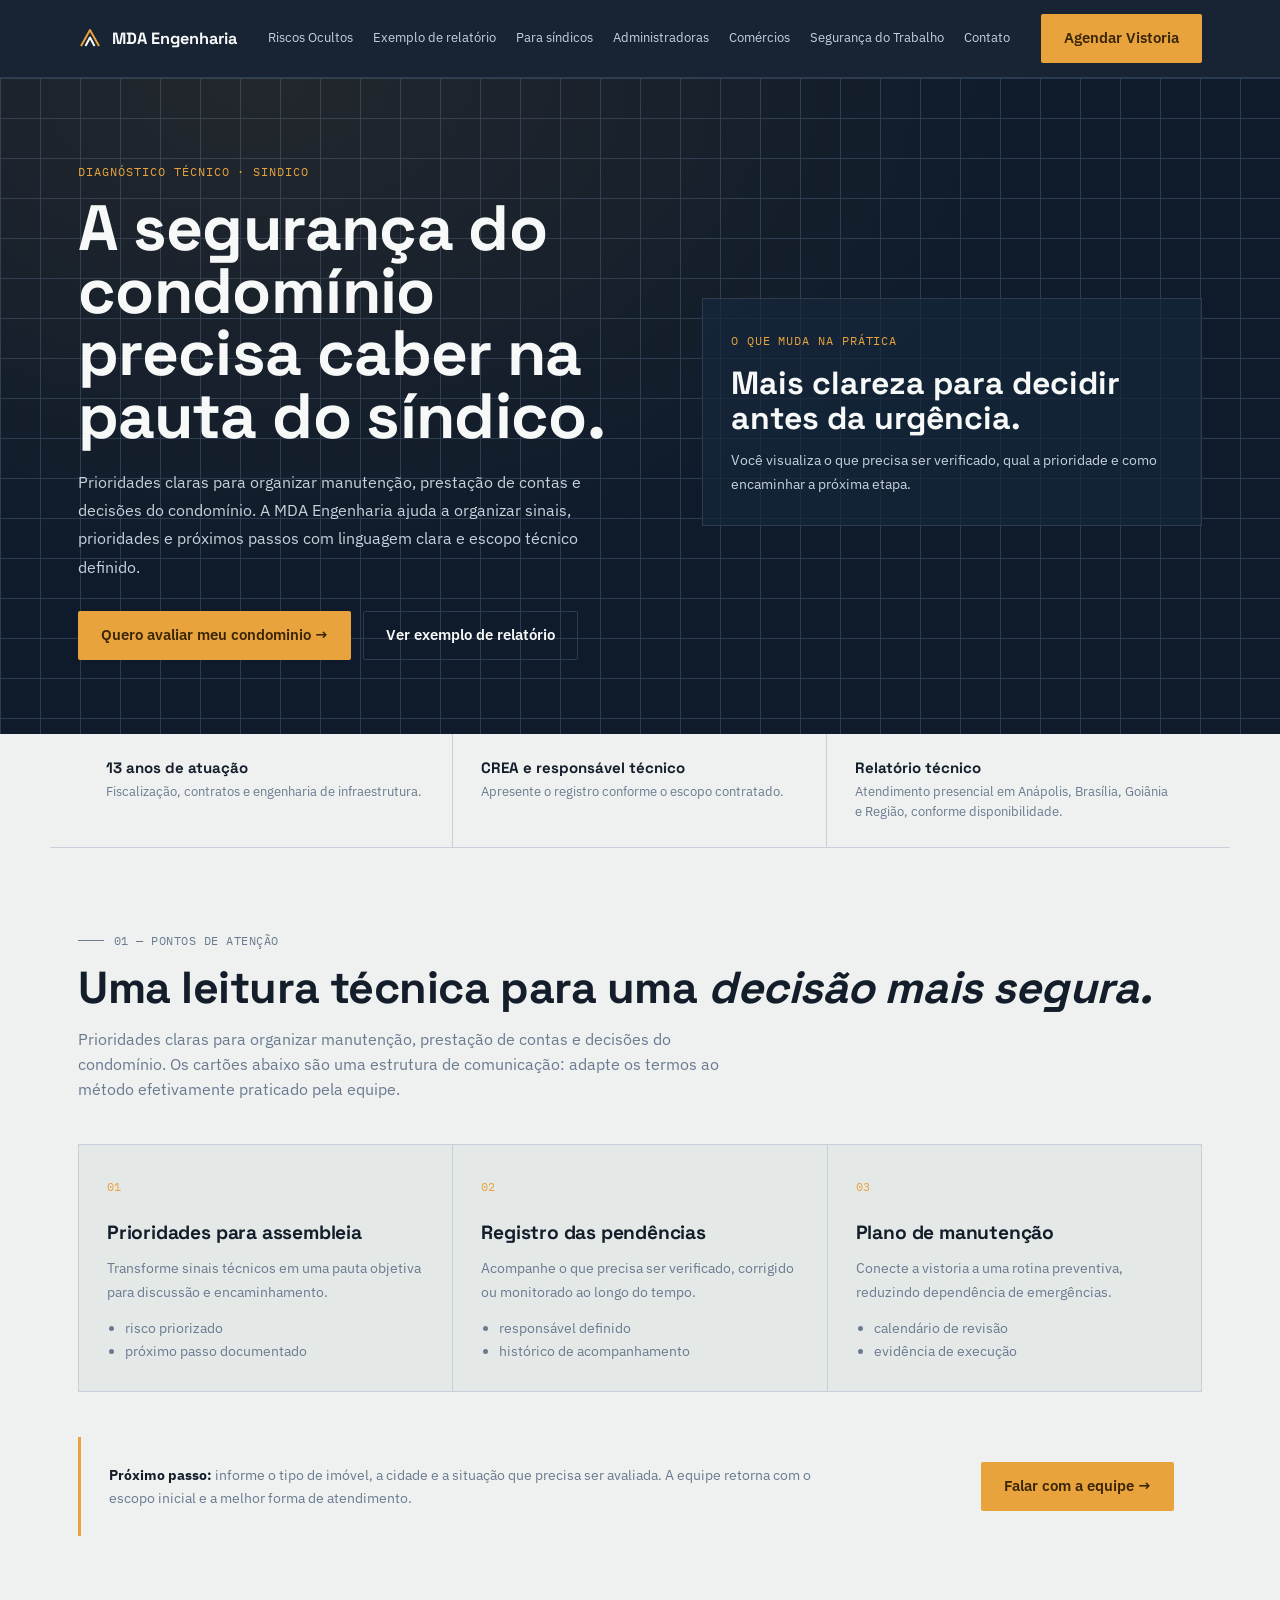
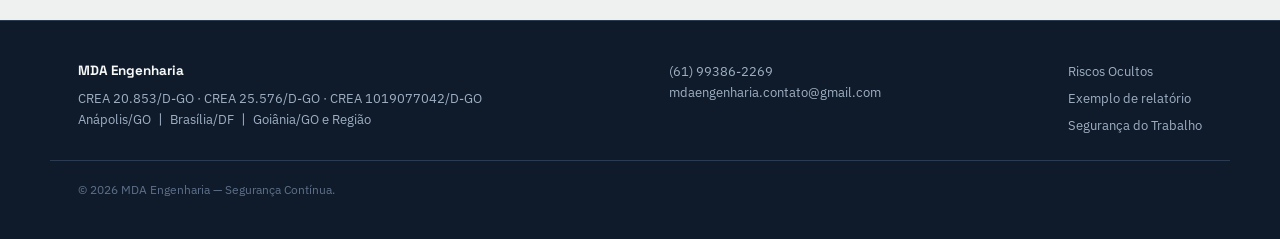
<file: sindicos.html>
<!doctype html><html lang="pt-BR"><head><meta charset="UTF-8">
<meta name="viewport" content="width=device-width, initial-scale=1.0">
<meta name="robots" content="index, follow">
<meta property="og:type" content="website">
<meta name="theme-color" content="#0F1B2B">
<link rel="preconnect" href="https://fonts.googleapis.com">
<link rel="preconnect" href="https://fonts.gstatic.com" crossorigin>
<link href="https://fonts.googleapis.com/css2?family=Space+Grotesk:wght@500;600;700&family=IBM+Plex+Sans:wght@400;500;600&family=IBM+Plex+Mono:wght@400;500&display=swap" rel="stylesheet">
<link rel="stylesheet" href="styles.css"><title>Segurança predial para síndicos | MDA Engenharia</title><meta name="description" content="Prioridades claras para organizar manutenção, prestação de contas e decisões do condomínio. Atendimento técnico em Anápolis, Brasília, Goiânia e Região."><link rel="canonical" href="https://davicm00.github.io/Vistorias/sindicos.html"></head><body class="segment-page"><header><div class="nav wrap"><a class="brand" href="index.html" aria-label="MDA Engenharia — página inicial"><svg class="mark" viewBox="0 0 24 24" fill="none" aria-hidden="true"><path d="M3 20L12 4L21 20" stroke="#E8A33D" stroke-width="2" stroke-linejoin="round"/><path d="M7.5 20L12 11.5L16.5 20" stroke="#F7F9F8" stroke-width="2" stroke-linejoin="round"/></svg>MDA Engenharia</a><button class="menu-toggle" type="button" aria-expanded="false" aria-controls="main-nav">Menu</button><nav id="main-nav" class="navlinks" aria-label="Navegação principal"><a href="index.html#riscos">Riscos Ocultos</a><a href="index.html#relatorio">Exemplo de relatório</a><a href="sindicos.html">Para síndicos</a><a href="administradoras.html">Administradoras</a><a href="comercios.html">Comércios</a><a href="seguranca-do-trabalho.html">Segurança do Trabalho</a><a href="index.html#contato">Contato</a></nav><a href="index.html#contato" class="btn btn-accent navcta">Agendar Vistoria</a></div></header><main><section class="segment-hero blueprint"><div class="wrap"><div><div class="segment-eyebrow">DIAGNÓSTICO TÉCNICO · SINDICO</div><h1>A segurança do condomínio precisa caber na pauta do síndico.</h1><p>Prioridades claras para organizar manutenção, prestação de contas e decisões do condomínio. A MDA Engenharia ajuda a organizar sinais, prioridades e próximos passos com linguagem clara e escopo técnico definido.</p><div class="segment-actions"><a class="btn btn-accent" href="index.html?perfil=sindico#contato">Quero avaliar meu condominio →</a><a class="btn btn-ghost" href="index.html#relatorio">Ver exemplo de relatório</a></div></div><aside class="segment-slab"><span class="slab-label">O que muda na prática</span><strong>Mais clareza para decidir antes da urgência.</strong><p>Você visualiza o que precisa ser verificado, qual a prioridade e como encaminhar a próxima etapa.</p></aside></div></section><section class="segment-proof wrap" aria-label="Credenciais técnicas"><div><b>13 anos de atuação</b><span>Fiscalização, contratos e engenharia de infraestrutura.</span></div><div><b>CREA e responsável técnico</b><span>Apresente o registro conforme o escopo contratado.</span></div><div><b>Relatório técnico</b><span>Atendimento presencial em Anápolis, Brasília, Goiânia e Região, conforme disponibilidade.</span></div></section><section class="segment-content"><div class="wrap"><div class="sec-label mono">01 — PONTOS DE ATENÇÃO</div><h2>Uma leitura técnica para uma <em>decisão mais segura.</em></h2><p class="lead">Prioridades claras para organizar manutenção, prestação de contas e decisões do condomínio. Os cartões abaixo são uma estrutura de comunicação: adapte os termos ao método efetivamente praticado pela equipe.</p><div class="segment-grid"><article class="segment-card"><span class="num">01</span><h3>Prioridades para assembleia</h3><p>Transforme sinais técnicos em uma pauta objetiva para discussão e encaminhamento.</p><ul><li>risco priorizado</li><li>próximo passo documentado</li></ul></article><article class="segment-card"><span class="num">02</span><h3>Registro das pendências</h3><p>Acompanhe o que precisa ser verificado, corrigido ou monitorado ao longo do tempo.</p><ul><li>responsável definido</li><li>histórico de acompanhamento</li></ul></article><article class="segment-card"><span class="num">03</span><h3>Plano de manutenção</h3><p>Conecte a vistoria a uma rotina preventiva, reduzindo dependência de emergências.</p><ul><li>calendário de revisão</li><li>evidência de execução</li></ul></article></div><div class="segment-next"><p><strong>Próximo passo:</strong> informe o tipo de imóvel, a cidade e a situação que precisa ser avaliada. A equipe retorna com o escopo inicial e a melhor forma de atendimento.</p><a class="btn btn-accent" href="index.html?perfil=sindico#contato">Falar com a equipe →</a></div></div></section></main><footer><div class="wrap footgrid"><div><div class="footbrand">MDA Engenharia</div><div style="margin-top:6px">CREA 20.853/D-GO · CREA 25.576/D-GO · CREA 1019077042/D-GO</div><div>Anápolis/GO 〡 Brasília/DF 〡 Goiânia/GO e Região</div></div><div><div>(61) 99386-2269</div><div>mdaengenharia.contato@gmail.com</div></div><div><a href="index.html#riscos">Riscos Ocultos</a><br><a href="index.html#relatorio" style="display:inline-block;margin-top:6px">Exemplo de relatório</a><br><a href="seguranca-do-trabalho.html" style="display:inline-block;margin-top:6px">Segurança do Trabalho</a></div></div><div class="wrap" style="margin-top:24px;padding-top:20px;border-top:1px solid var(--line-dark);font-size:.76rem;color:#5E7089">© 2026 MDA Engenharia — Segurança Contínua.</div></footer><script src="script.js" defer></script></body></html>
</file>
<file: styles.css>
/* MDA Engenharia — sistema visual compartilhado */
:root{--bg-dark:#0f1b2b;--bg-dark-2:#16273b;--paper:#eef1f0;--paper-2:#e4e9e8;--ink:#141e2a;--line:#c7d0d9;--line-dark:#2a3b52;--accent:#e8a33d;--accent-ink:#3a2607;--alert:#c1392b;--steel:#6b7a8f;--white:#f7f9f8;--radius:2px}
*{box-sizing:border-box;margin:0;padding:0}html{scroll-behavior:smooth}body{font-family:'IBM Plex Sans',sans-serif;color:var(--ink);background:var(--paper);line-height:1.55;-webkit-font-smoothing:antialiased}h1,h2,h3{font-family:'Space Grotesk',sans-serif;font-weight:700;letter-spacing:-.01em}a{color:inherit;text-decoration:none}img,svg{display:block;max-width:100%}.wrap{max-width:1180px;margin:0 auto;padding:0 28px}button:focus-visible,a:focus-visible,input:focus-visible,select:focus-visible,textarea:focus-visible{outline:2px solid var(--accent);outline-offset:2px}.mono{font-family:'IBM Plex Mono',monospace;letter-spacing:.04em}.blueprint{background-color:var(--bg-dark);background-image:linear-gradient(var(--line-dark) 1px,transparent 1px),linear-gradient(90deg,var(--line-dark) 1px,transparent 1px);background-size:40px 40px;color:var(--white);position:relative}.blueprint:before{content:"";position:absolute;inset:0;background:radial-gradient(ellipse at 20% 0%,rgba(232,163,61,.09),transparent 55%);pointer-events:none}.btn{display:inline-flex;align-items:center;gap:8px;padding:12px 22px;border-radius:var(--radius);font-weight:600;font-size:.92rem;border:1px solid transparent;cursor:pointer;transition:transform .16s ease,box-shadow .16s ease,color .16s ease,background .16s ease}.btn:hover{transform:translateY(-1px)}.btn:active{transform:scale(.97)}.btn-accent{background:var(--accent);color:var(--accent-ink)}.btn-accent:hover{box-shadow:0 6px 18px rgba(232,163,61,.35)}.btn-ghost{border-color:var(--line-dark);color:var(--white);background:transparent}.btn-ghost:hover{border-color:var(--accent);color:var(--accent)}.btn-outline-dark{border-color:var(--line);color:var(--ink);background:transparent}.btn-outline-dark:hover{border-color:var(--ink)}
header{position:sticky;top:0;z-index:50;background:rgba(15,27,43,.96);backdrop-filter:blur(8px);border-bottom:1px solid var(--line-dark)}.nav{display:flex;align-items:center;justify-content:space-between;gap:24px;padding:14px 28px}.brand{color:var(--white);font-family:'Space Grotesk';font-weight:700;font-size:1.02rem;display:flex;align-items:center;gap:10px;white-space:nowrap}.brand .mark{width:24px;height:24px;flex:none}.navlinks{display:flex;gap:20px;align-items:center}.navlinks a{color:#c7d2de;font-size:.82rem;transition:color .15s}.navlinks a:hover,.navlinks a[aria-current="page"]{color:var(--accent)}.navcta{display:inline-flex}.menu-toggle{display:none;background:transparent;color:var(--white);border:1px solid var(--line-dark);padding:8px 11px;font-size:.78rem}
.hero{padding:96px 0 88px}.hero>*{position:relative;z-index:1}.eyebrow{display:inline-flex;align-items:center;gap:10px;color:var(--accent);font-size:.78rem;text-transform:uppercase;padding-bottom:18px}.eyebrow:before{content:"";width:26px;height:1px;background:var(--accent)}h1.hero-title{font-size:clamp(2.4rem,5vw,4.9rem);color:var(--white);max-width:780px;line-height:1.02}.hero-sub{margin-top:22px;max-width:650px;color:#c7d2de;font-size:1.06rem}.hero-ctas{display:flex;flex-wrap:wrap;gap:14px;margin-top:34px}.trust-strip{margin-top:64px;border-top:1px solid var(--line-dark);padding-top:26px;display:grid;grid-template-columns:repeat(3,1fr);gap:22px}.trust-item{color:#9fb0c4;font-size:.83rem;display:flex;gap:10px;align-items:flex-start}.trust-item b{color:var(--white);display:block;font-family:'Space Grotesk';font-size:.93rem;margin-bottom:2px}.trust-dot{color:var(--accent)}section{padding:84px 0}.riscos{background:var(--paper)}.sec-label{font-size:.76rem;color:var(--steel);text-transform:uppercase;display:flex;align-items:center;gap:10px;margin-bottom:14px}.sec-label:before{content:"";width:26px;height:1px;background:var(--steel)}h2.sec-title{font-size:clamp(1.8rem,3.4vw,2.8rem);max-width:700px}.sec-desc{max-width:680px;color:var(--steel);margin-top:14px;font-size:1rem}.tabbar{display:flex;flex-wrap:wrap;gap:8px;margin-top:38px;border-bottom:1px solid var(--line)}.tabbtn{padding:12px 18px;font-size:.86rem;font-weight:600;color:var(--steel);background:transparent;border:none;border-bottom:2px solid transparent;cursor:pointer;font-family:'IBM Plex Sans'}.tabbtn.active,.tabbtn:hover{color:var(--ink);border-bottom-color:var(--accent)}.tabpanel{display:none;padding-top:34px}.tabpanel.active{display:grid;grid-template-columns:.9fr 1.1fr;gap:28px;align-items:center}.risco-list{list-style:none;display:flex;flex-direction:column;gap:14px}.risco-list li{display:flex;gap:12px;align-items:flex-start;font-size:.96rem}.risco-list li:before{content:"";flex:none;width:8px;height:8px;margin-top:7px;background:var(--alert)}.risco-media{border:1px solid var(--line);background:var(--paper-2)}.risco-img{width:100%;aspect-ratio:4/3;object-fit:cover}.risco-media figcaption{font-size:.7rem;color:var(--steel);padding:10px 12px;border-top:1px solid var(--line);letter-spacing:.06em}.solucao{background:var(--ink);color:var(--white)}.solucao .sec-label,.solucao .sec-label:before{color:var(--accent);background:var(--accent)}.chips{display:flex;flex-wrap:wrap;gap:10px;margin-top:30px}.chip{font-family:'IBM Plex Mono';font-size:.78rem;border:1px solid var(--line-dark);color:#c7d2de;padding:9px 14px;border-radius:20px}.counter-row{margin-top:52px;display:flex;flex-wrap:wrap;gap:48px;align-items:flex-end;border-top:1px solid var(--line-dark);padding-top:32px}.counter{font-family:'Space Grotesk';font-size:3.2rem;color:var(--accent);font-weight:700}.counter-label{color:#9fb0c4;font-size:.9rem;max-width:220px}.servicos{background:var(--paper-2)}.grid4{display:grid;grid-template-columns:repeat(4,1fr);gap:1px;background:var(--line);margin-top:40px;border:1px solid var(--line)}.svcard{background:var(--paper);padding:30px 26px;display:flex;flex-direction:column;gap:14px}.svcard .num{font-family:'IBM Plex Mono';color:var(--steel);font-size:.8rem}.svcard h3{font-size:1.08rem}.svcard p{color:var(--steel);font-size:.9rem;flex:1}.svcard a{font-size:.84rem;font-weight:600;color:var(--ink);display:inline-flex;align-items:center;gap:6px}.svcard a:hover{color:var(--alert)}.processo{background:var(--paper)}.steps{display:grid;grid-template-columns:repeat(3,1fr);gap:0;margin-top:44px}.step{padding:6px 26px;border-left:1px solid var(--line)}.step:first-child{border-left:0;padding-left:0}.step .n{font-family:'IBM Plex Mono';color:var(--accent);font-size:.8rem}.step h3{margin-top:10px;font-size:1.05rem}.step p{color:var(--steel);font-size:.9rem;margin-top:8px}.cta-final{background:var(--bg-dark)}.cta-grid{display:grid;grid-template-columns:1fr 1fr;gap:48px;margin-top:20px}.cta-final .sec-title{color:var(--white)}.lead-form{display:flex;flex-direction:column;gap:14px}.lead-form label{display:grid;gap:7px;font-size:.75rem;color:#9fb0c4;font-family:'IBM Plex Mono'}.lead-form input,.lead-form select,.lead-form textarea{width:100%;background:var(--bg-dark-2);border:1px solid var(--line-dark);color:var(--white);padding:13px 14px;border-radius:var(--radius);font-family:'IBM Plex Sans';font-size:.93rem}.lead-form input::placeholder,.lead-form textarea::placeholder{color:#5e7089}.lead-form fieldset{border:0;min-width:0}.form-grid{display:grid;grid-template-columns:1fr 1fr;gap:14px}.form-progress{display:grid;gap:8px;color:#9fb0c4;font:.68rem 'IBM Plex Mono';text-transform:uppercase}.form-progress i{height:3px;background:var(--line-dark)}.form-progress b{display:block;width:33%;height:100%;background:var(--accent);transition:width .2s ease-out}.form-intro{margin:10px 0 22px;color:#c7d2de;font-size:.88rem}.choice-grid{display:grid;grid-template-columns:1fr 1fr;gap:8px}.choice{display:flex!important;grid-template-columns:auto 1fr;gap:9px!important;align-items:flex-start;padding:12px;background:var(--bg-dark-2);border:1px solid var(--line-dark);cursor:pointer}.choice:has(input:checked){border-color:var(--accent);background:#23354a}.choice input{width:auto!important;margin-top:4px;accent-color:var(--accent)}.choice span{display:grid;gap:3px}.choice b{color:var(--white);font-family:'IBM Plex Sans';font-size:.78rem}.choice small{color:#9fb0c4;font:400 .7rem/1.35 'IBM Plex Sans'}.form-nav{display:flex;justify-content:space-between;gap:10px}.form-nav .btn{margin-top:20px}.cta-final .btn-outline-dark{color:var(--white);border-color:var(--line-dark)}.lead-form fieldset > .form-next{display:inline-flex;margin-top:54px;min-height:46px}.lead-whatsapp-link{display:inline-flex;margin:12px 0 0;white-space:nowrap}.form-status{min-height:1.2em;color:#c7d2de;font-size:.8rem}.form-status.success{color:#9be0b9}.form-status.error{color:#ffb9ae}.whatsapp-inline{margin-top:6px;border:1px dashed var(--line-dark);padding:20px;color:#9fb0c4;font-size:.86rem}.whatsapp-inline a{color:var(--accent);font-weight:600}.formnote{font-size:.74rem;color:#7488a0;margin-top:2px}footer{background:var(--bg-dark);border-top:1px solid var(--line-dark);padding:40px 0}.footgrid{display:flex;flex-wrap:wrap;justify-content:space-between;gap:24px;color:#9fb0c4;font-size:.84rem}.footgrid a:hover{color:var(--accent)}.footbrand{color:var(--white);font-family:'Space Grotesk';font-weight:700}
.report-demo{padding:90px 0 78px;background:var(--bg-dark-2);color:var(--white);background-image:linear-gradient(var(--line-dark) 1px,transparent 1px),linear-gradient(90deg,var(--line-dark) 1px,transparent 1px);background-size:40px 40px}.report-demo-head{display:grid;grid-template-columns:1fr 280px;gap:60px;align-items:end}.report-demo h2{margin:16px 0 0;font:700 clamp(2rem,4vw,3.3rem)/1.05 'Space Grotesk',sans-serif}.report-demo h2 em{color:var(--accent);font-style:normal}.report-demo-lead{max-width:620px;margin-top:18px;color:#c7d2de;font-size:.95rem;line-height:1.7}.report-demo-meta{padding-left:18px;border-left:1px solid var(--accent)}.report-demo-meta span,.report-demo-meta small{display:block;color:#a9bacb;font:.68rem 'IBM Plex Mono';letter-spacing:.08em;text-transform:uppercase}.report-demo-meta strong{display:block;margin:10px 0;font:600 1.12rem/1.25 'Space Grotesk';color:var(--white)}.report-demo-tabs{display:flex;flex-wrap:wrap;gap:7px;margin-top:48px;border-bottom:1px solid var(--line-dark)}.report-demo-tabs button{padding:14px 16px;color:#a9bacb;background:transparent;border-bottom:2px solid transparent;font:600 .82rem 'IBM Plex Sans';cursor:pointer}.report-demo-tabs button[aria-selected=true],.report-demo-tabs button:hover{color:var(--accent);border-bottom-color:var(--accent)}.report-demo-panel{display:grid;grid-template-columns:1.1fr .9fr;gap:35px;padding-top:36px}.report-demo-panel[hidden]{display:none!important}.report-demo-panel.active{display:grid}.report-summary{padding:28px;background:rgba(15,27,43,.86);border:1px solid var(--line-dark)}.severity{display:inline-block;padding:6px 8px;font:.66rem 'IBM Plex Mono';letter-spacing:.08em;font-weight:500}.severity-high{color:#ffd0c8;background:rgba(193,57,43,.34)}.severity-medium{color:#ffe3af;background:rgba(232,163,61,.28)}.severity-low{color:#c9ebdb;background:rgba(67,141,108,.28)}.report-summary h3{margin:18px 0 10px;font:700 1.35rem/1.18 'Space Grotesk'}.report-summary p{color:#c7d2de;font-size:.9rem;line-height:1.7}.report-summary-grid{display:grid;grid-template-columns:repeat(3,1fr);gap:14px;margin-top:27px;padding-top:20px;border-top:1px solid var(--line-dark)}.report-summary-grid span,.report-action-box>span{display:block;color:var(--accent);font:.63rem 'IBM Plex Mono';letter-spacing:.08em;text-transform:uppercase}.report-summary-grid strong{display:block;margin-top:6px;color:var(--white);font:500 .78rem/1.35 'IBM Plex Sans'}.report-action-box{padding:28px;color:var(--ink);background:var(--paper)}.report-action-box ol{display:grid;gap:12px;margin:19px 0 25px;padding-left:18px;color:var(--steel);font-size:.86rem;line-height:1.55}.report-demo-foot{display:flex;flex-wrap:wrap;align-items:center;gap:18px;margin-top:31px;color:#a9bacb;font-size:.68rem}.report-demo-foot small{width:100%;color:#8295a9}.severity-dot{width:8px;height:8px;display:inline-block}.severity-dot.high{background:#c1392b}.severity-dot.medium{background:var(--accent)}.severity-dot.low{background:#438d6c}
.segment-hero{padding:86px 0 74px}.segment-hero .wrap{position:relative;z-index:1;display:grid;grid-template-columns:1.06fr .94fr;gap:60px;align-items:center}.segment-eyebrow{color:var(--accent);font:.76rem 'IBM Plex Mono';letter-spacing:.08em;text-transform:uppercase}.segment-hero h1{max-width:720px;margin:18px 0 20px;font:700 clamp(2.4rem,5vw,4.8rem)/.98 'Space Grotesk'}.segment-hero h1 em{color:var(--accent);font-style:normal}.segment-hero p{max-width:620px;color:#c7d2de;font-size:1.03rem;line-height:1.72}.segment-actions{display:flex;flex-wrap:wrap;gap:12px;margin-top:30px}.segment-slab{padding:28px;border:1px solid var(--line-dark);background:rgba(22,39,59,.72)}.segment-slab .slab-label{color:var(--accent);font:.72rem 'IBM Plex Mono';letter-spacing:.08em;text-transform:uppercase}.segment-slab strong{display:block;margin-top:15px;color:var(--white);font:700 2rem/1.08 'Space Grotesk'}.segment-slab p{margin-top:12px;font-size:.9rem}.segment-proof{display:grid;grid-template-columns:repeat(3,1fr);border-bottom:1px solid var(--line);background:var(--paper)}.segment-proof>div{padding:24px 28px;border-right:1px solid var(--line)}.segment-proof>div:last-child{border-right:0}.segment-proof b{display:block;color:var(--ink);font:700 .94rem 'Space Grotesk'}.segment-proof span{display:block;margin-top:5px;color:var(--steel);font-size:.82rem}.segment-content{padding:84px 0}.segment-content h2{margin-top:12px;font:700 clamp(1.8rem,3.5vw,2.8rem)/1.05 'Space Grotesk'}.segment-content .lead{max-width:650px;margin-top:16px;color:var(--steel);font-size:1rem}.segment-grid{display:grid;grid-template-columns:repeat(3,1fr);gap:1px;margin-top:42px;border:1px solid var(--line);background:var(--line)}.segment-card{min-height:245px;padding:28px;background:var(--paper-2)}.segment-card .num{color:var(--accent);font:.76rem 'IBM Plex Mono'}.segment-card h3{margin:20px 0 10px;font-size:1.2rem}.segment-card p,.segment-card li{color:var(--steel);font-size:.88rem;line-height:1.65}.segment-card ul{padding-left:18px;margin-top:13px}.segment-next{display:flex;align-items:center;justify-content:space-between;gap:30px;margin-top:45px;padding:25px 28px;background:var(--paper);border-left:3px solid var(--accent)}.segment-next p{max-width:720px;color:var(--steel);font-size:.9rem}.segment-next strong{color:var(--ink)}
@media(max-width:900px){.navlinks{display:none}.menu-toggle{display:inline-flex}.navlinks.open{display:flex;position:absolute;left:0;right:0;top:58px;padding:18px 28px;background:var(--bg-dark);border-bottom:1px solid var(--line-dark);flex-direction:column;align-items:flex-start}.navcta{display:none}.trust-strip,.grid4{grid-template-columns:1fr 1fr}.report-demo-head,.segment-hero .wrap{grid-template-columns:1fr;gap:35px}.report-demo-panel{grid-template-columns:1fr}.segment-proof{grid-template-columns:1fr}.segment-proof>div{border-right:0;border-bottom:1px solid var(--line)}}
@media(max-width:640px){.wrap{padding:0 20px}.nav{padding:13px 20px}.hero{padding:68px 0 56px}.hero-title{font-size:2.65rem!important}.hero-sub{font-size:.92rem}.trust-strip,.grid4,.steps,.form-grid,.choice-grid,.segment-grid{grid-template-columns:1fr}.trust-strip{margin-top:48px}.tabpanel.active{grid-template-columns:1fr}.report-demo{padding:66px 0 54px}.report-demo-tabs button{flex:1 1 42%;text-align:left}.report-summary-grid{grid-template-columns:1fr}.cta-grid{grid-template-columns:1fr;gap:30px}.segment-hero{padding:68px 0 56px}.segment-hero h1{font-size:2.7rem}.segment-next{display:block}.segment-next .btn{margin-top:18px}.step{border-left:0;border-top:1px solid var(--line);padding:22px 0}.step:first-child{border-top:0}.form-nav{flex-direction:column-reverse}.form-nav .btn{width:100%}}
@media(prefers-reduced-motion:reduce){html{scroll-behavior:auto}*{transition:none!important}}
@media print{header,.hero-ctas,.menu-toggle,.form-nav{display:none!important}.blueprint{background:var(--paper);color:var(--ink)}.blueprint:before{display:none}}
</file>
